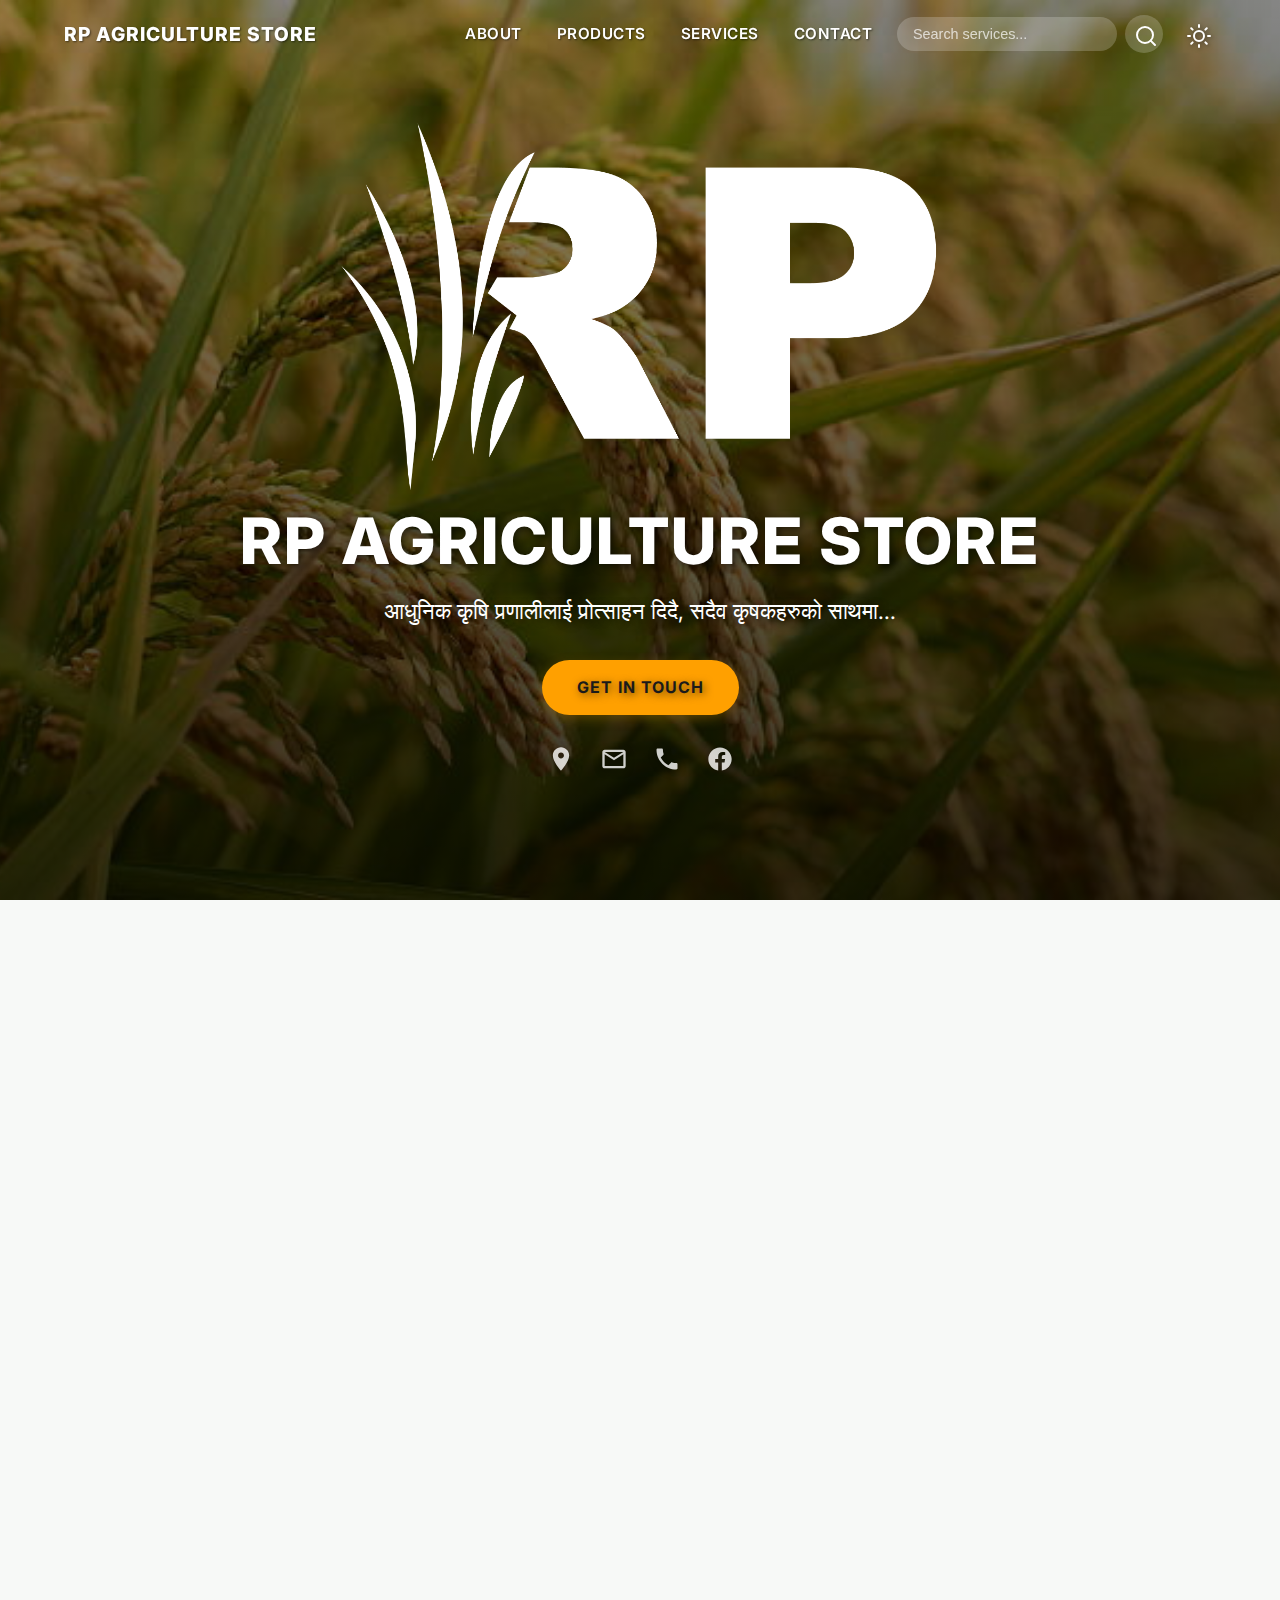
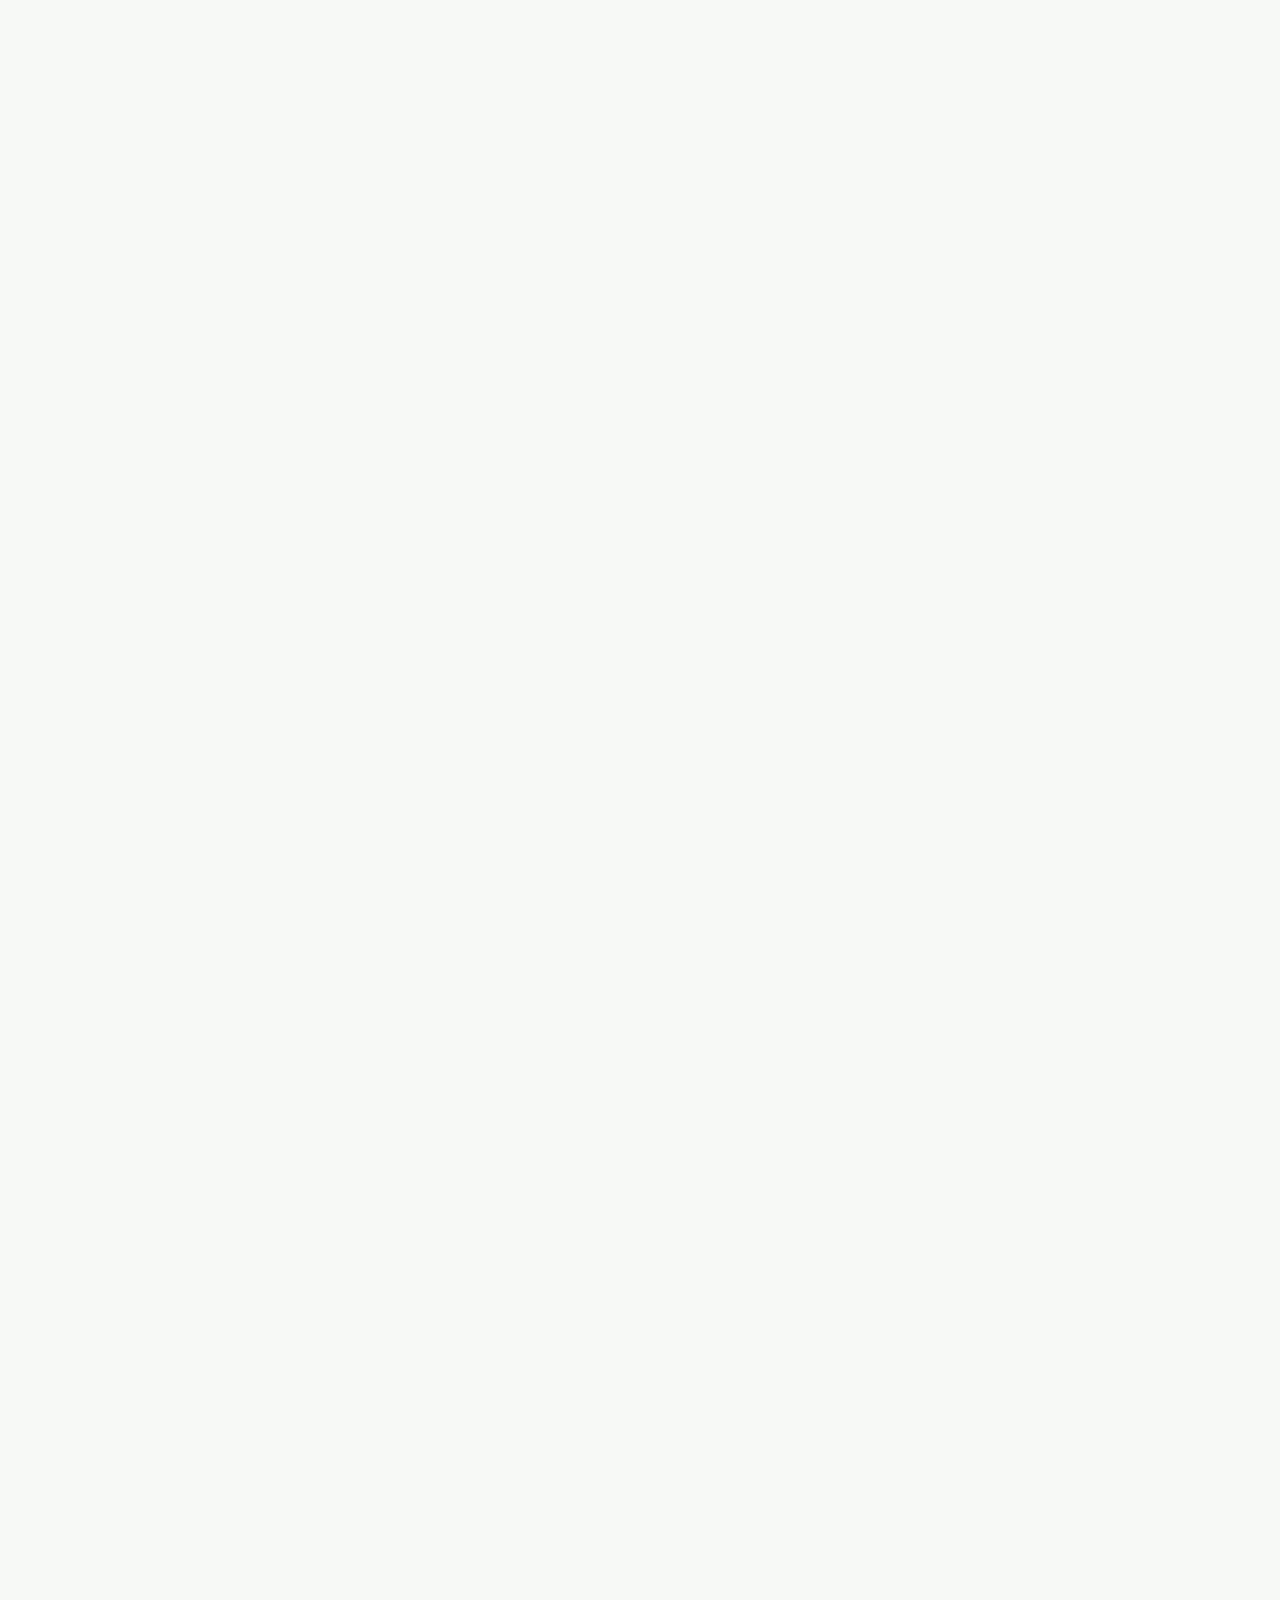
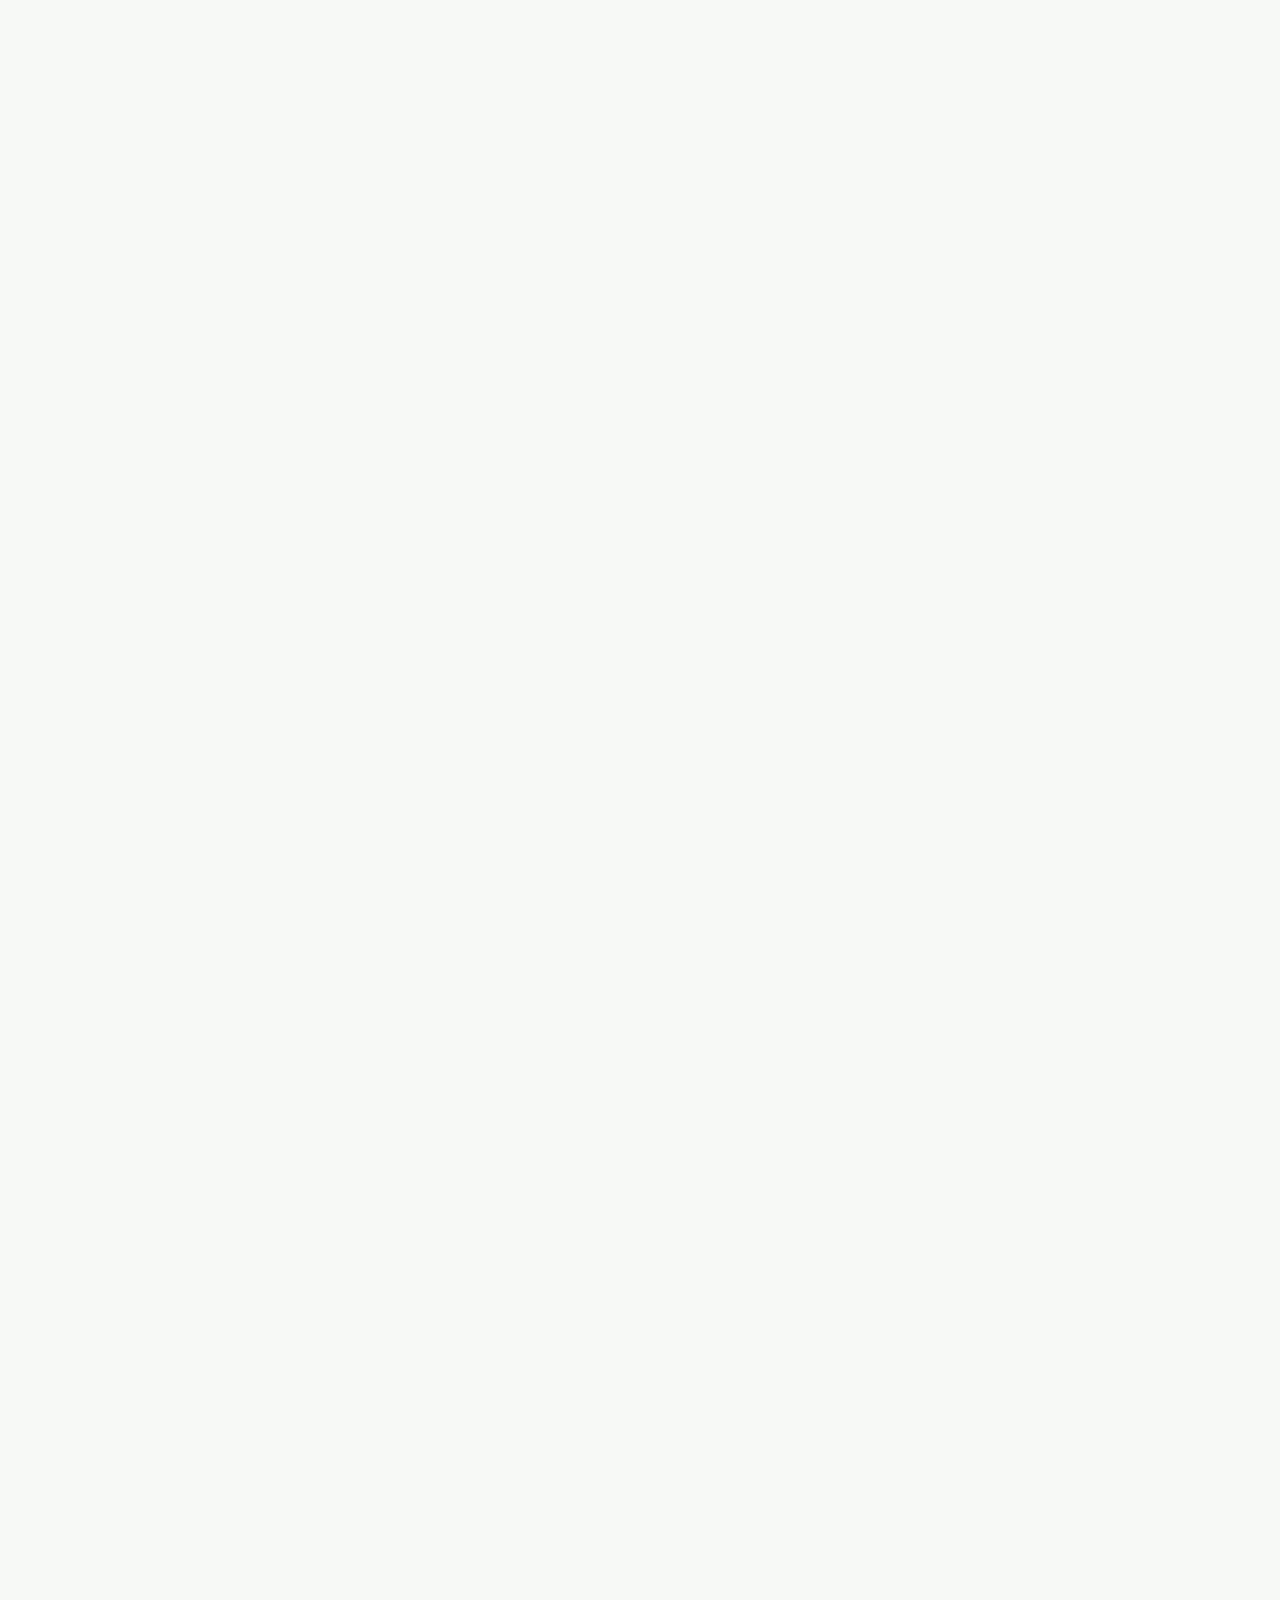
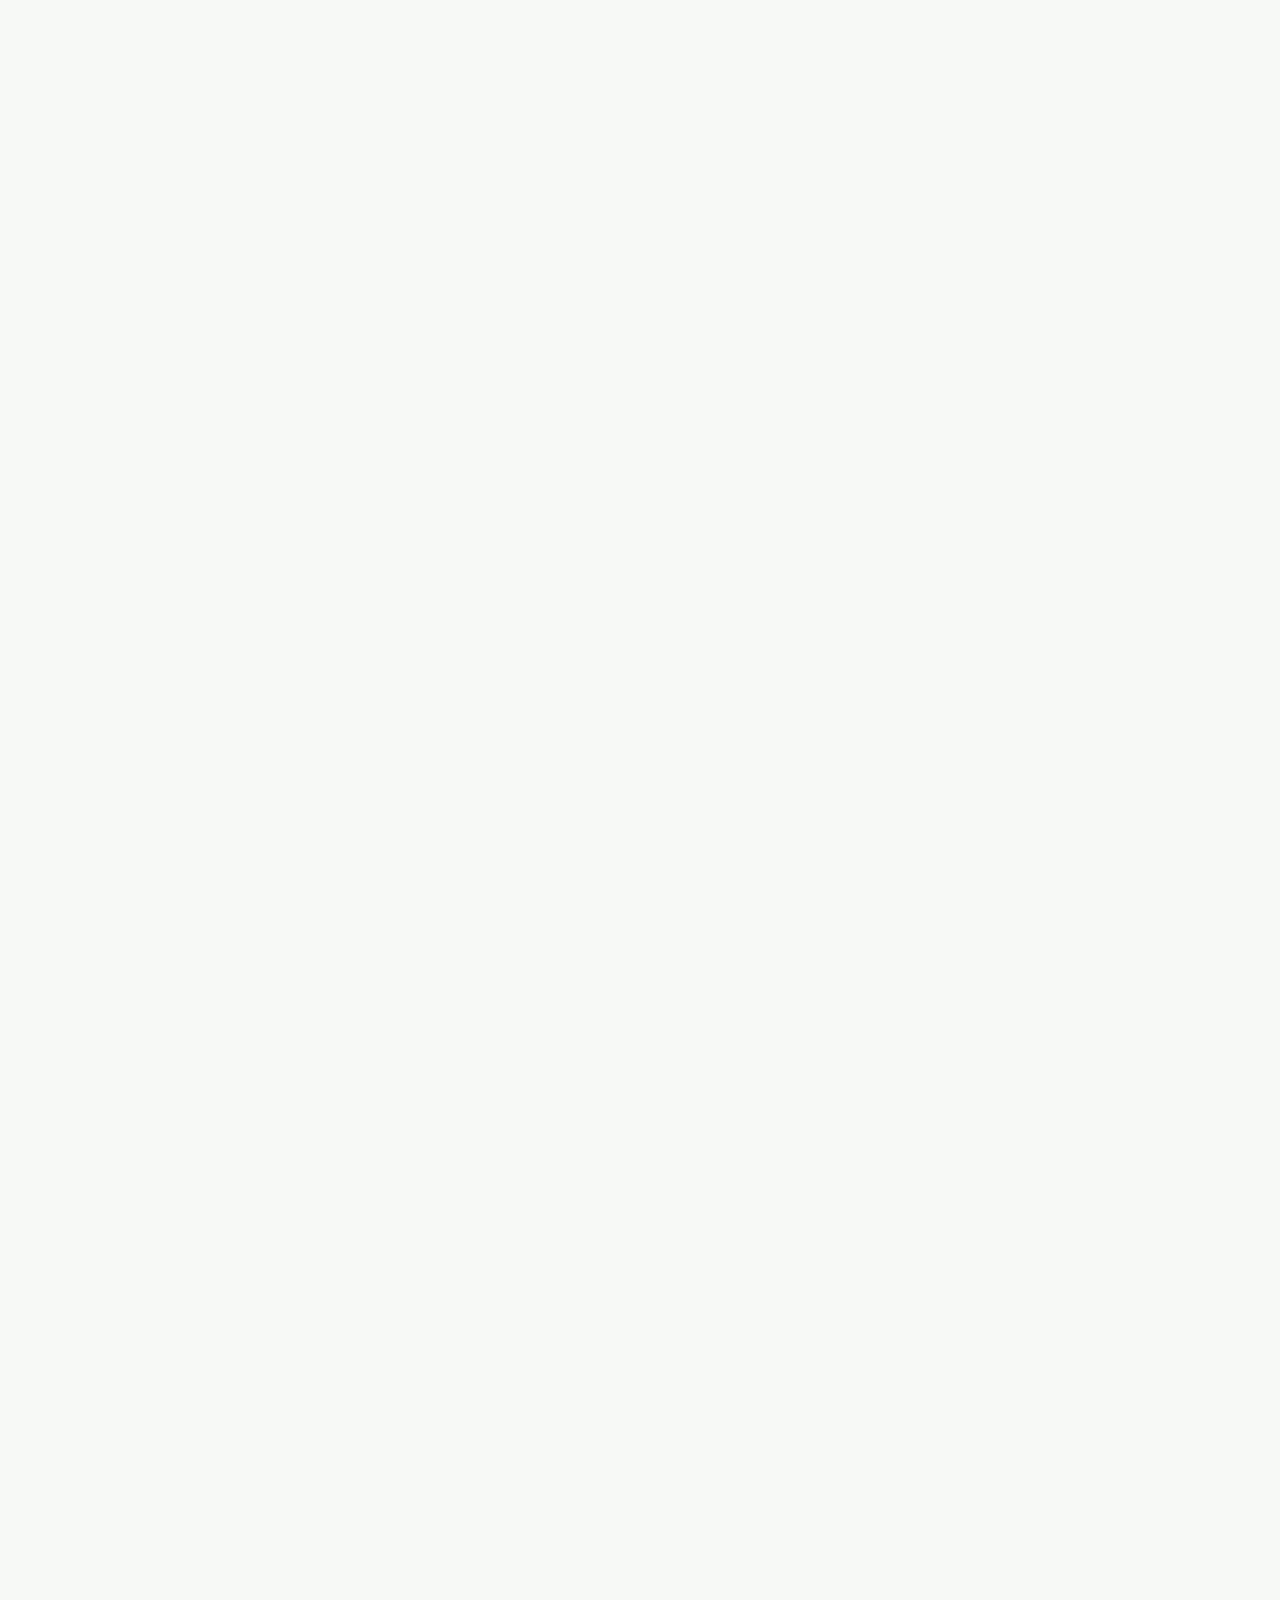
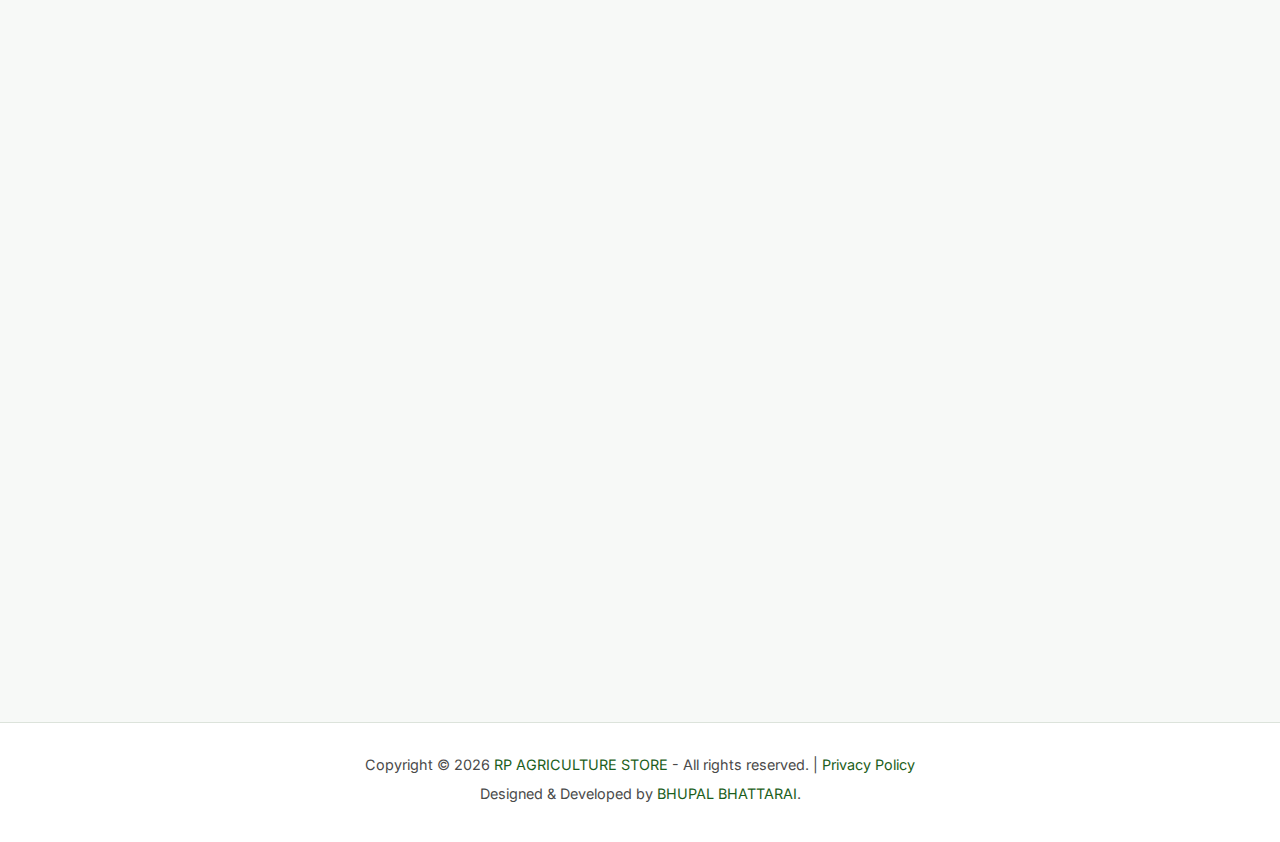
<file: index.html>
<!DOCTYPE html>
<html lang="en">
    <head>
        <meta charset="UTF-8">
        <meta http-equiv="X-UA-Compatible" content="IE=edge">
        <meta name="viewport" content="width=device-width, initial-scale=1.0">
        
        <!-- SEO Meta Tags -->
        <title>RP Agriculture Store</title>
        <meta name="description" content="Your trusted partner for high-quality hybrid and local seeds, organic and chemical fertilizers, and modern farming equipment in Kamal, Jhapa, Nepal. We offer expert consultancy and support for local farmers.">
        <meta name="keywords" content="agriculture, farming, seeds, fertilizers, organic, pesticides, Jhapa, Nepal, RP Agriculture Store, agricultural equipment">
        <meta name="author" content="RP Agriculture Store">
        <meta name="robots" content="index, follow">
        <meta name="theme-color" content="#1B5E20">
        <link rel="canonical" href="https://rpagriculture.com.np/">

        <!-- Favicon -->
        <link rel="icon" href="image/logo.png" type="image/png">
        <link rel="apple-touch-icon" href="image/logo.png">

        <!-- Open Graph Meta Tags (for social media sharing) -->
        <meta property="og:title" content="RP Agriculture Store | Quality Farming Supplies in Jhapa, Nepal">
        <meta property="og:description" content="Your trusted partner for high-quality seeds, fertilizers, and modern farming equipment in Kamal, Jhapa, Nepal.">
        <meta property="og:image" content="image/about-new.jpg">
        <meta property="og:url" content="https://rpagriculture.com.np/">
        <meta property="og:type" content="website">
        <meta property="og:site_name" content="RP Agriculture Store">

        <!-- Twitter Card Meta Tags -->
        <meta name="twitter:card" content="summary_large_image">
        <meta name="twitter:title" content="RP Agriculture Store | Quality Farming Supplies in Jhapa, Nepal">
        <meta name="twitter:description" content="Your trusted partner for high-quality seeds, fertilizers, and modern farming equipment in Kamal, Jhapa, Nepal.">
        <meta name="twitter:image" content="image/about-new.jpg">

        <!-- Google Fonts -->
        <link rel="preconnect" href="https://fonts.googleapis.com">
        <link rel="preconnect" href="https://fonts.gstatic.com" crossorigin>
        <link href="https://fonts.googleapis.com/css2?family=Inter:wght@300;400;500;600;700;800&display=swap" rel="stylesheet">
        
        <style id="main-styles">
:root {
    /* Light Theme Palette */
    --primary-color: #1B5E20;
    --primary-dark: #003300;
    --accent-color: #FFA000;
    --accent-dark: #FF8F00;
    --text-primary: #1a1a1a;
    --text-secondary: #4a4a4a;
    --bg-primary: #F7F9F7;
    --bg-secondary: #FFFFFF;
    --bg-tertiary: #E8F5E9;
    --border-color: #dce3db;
    --shadow-color: rgba(0, 0, 0, 0.06);
    --shadow-medium: rgba(0, 0, 0, 0.1);
    --nav-scroll-bg: rgba(247, 249, 247, 0.85);
    --accent-color-rgb: 255, 160, 0;
    --hero-overlay: linear-gradient(to top, rgba(0, 0, 0, 0.8), rgba(0, 0, 0, 0.4));
    --hero-text: #FFFFFF;
    --invert-level: 0;
    --btn-primary-text: #1a1a1a;
}

[data-theme='dark'] {
    /* Dark Theme Palette */
    --primary-color: #4CAF50;
    --primary-dark: #66BB6A;
    --accent-color: #FFC107;
    --accent-dark: #FFCA28;
    --text-primary: #e8e8e8;
    --text-secondary: #a0a0a0;
    --bg-primary: #121212;
    --bg-secondary: #1E1E1E;
    --bg-tertiary: #282828;
    --border-color: #333333;
    --shadow-color: rgba(0, 0, 0, 0.2);
    --shadow-medium: rgba(0, 0, 0, 0.3);
    --nav-scroll-bg: rgba(30, 30, 30, 0.85);
    --accent-color-rgb: 255, 193, 7;
    --hero-overlay: linear-gradient(to top, rgba(0, 0, 0, 0.9), rgba(0, 0, 0, 0.6));
    --hero-text: #FFFFFF;
    --invert-level: 1;
    --btn-primary-text: #121212;
}

* {
    margin: 0;
    padding: 0;
    box-sizing: border-box;
}

html {
    scroll-behavior: smooth;
}

body {
    font-family: 'Inter', sans-serif;
    background-color: var(--bg-primary);
    color: var(--text-primary);
    line-height: 1.7;
    transition: background-color 0.3s ease, color 0.3s ease;
}

a {
    text-decoration: none;
    color: var(--primary-color);
    transition: color 0.3s ease;
}

a:hover {
    color: var(--primary-dark);
}

img {
    max-width: 100%;
    height: auto;
    display: block;
}

.section-padding {
    padding: 100px 5%;
}

.section-content-container {
    width: 100%;
    max-width: 1400px;
    margin: 0 auto;
}

.section-heading {
    text-align: center;
    margin-bottom: 60px;
}

.section-heading h2 {
    font-size: 2.8rem;
    font-weight: 800;
    color: var(--text-primary);
    margin-bottom: 15px;
}

.section-heading p {
    font-size: 1.1rem;
    color: var(--text-secondary);
    max-width: 700px;
    margin: 0 auto;
}

.btn {
    display: inline-block;
    padding: 14px 35px;
    border-radius: 50px;
    font-size: 1rem;
    font-weight: 700;
    text-transform: uppercase;
    letter-spacing: 1px;
    border: none;
    cursor: pointer;
    transition: transform 0.3s ease, box-shadow 0.3s ease, background-color 0.3s ease;
    text-align: center;
}

.btn-primary {
    background-color: var(--accent-color);
    color: var(--btn-primary-text);
    box-shadow: 0 4px 12px rgba(var(--accent-color-rgb), 0.25);
}

.btn-primary:hover {
    background-color: var(--accent-dark);
    color: var(--btn-primary-text);
    transform: translateY(-3px);
    box-shadow: 0 6px 18px rgba(var(--accent-color-rgb), 0.3);
}

.animate-on-scroll {
    opacity: 0;
    transform: translateY(30px);
    transition: opacity 0.8s ease-out, transform 0.8s ease-out;
}

.animate-on-scroll.is-visible {
    opacity: 1;
    transform: translateY(0);
}

#navigation-bar {
    position: fixed;
    top: 0;
    left: 0;
    width: 100%;
    z-index: 1000;
    padding: 15px 5%;
    display: flex;
    justify-content: center;
    align-items: center;
    transition: background-color 0.4s ease-in-out, box-shadow 0.4s ease-in-out, padding 0.4s ease-in-out;
    background-color: transparent;
}
#navigation-bar.scrolled {
    background-color: var(--nav-scroll-bg);
    -webkit-backdrop-filter: blur(10px);
    backdrop-filter: blur(10px);
    box-shadow: 0 2px 10px var(--shadow-color);
    padding: 10px 5%;
}
.nav-container {
    width: 100%;
    max-width: 1400px;
    display: flex;
    justify-content: space-between;
    align-items: center;
}
.nav-logo h1 {
    color: var(--hero-text);
    font-weight: 800;
    font-size: 1.2rem;
    text-shadow: 1px 1px 2px rgba(0,0,0,0.5);
    transition: color 0.3s ease;
    text-transform: uppercase;
    letter-spacing: 1px;
    margin: 0;
}
#navigation-bar.scrolled .nav-logo h1 {
    color: var(--text-primary);
    text-shadow: none;
}
.nav-right {
    display: flex;
    align-items: center;
    gap: 25px;
}
.nav-links {
    display: flex;
    gap: 35px;
}
.nav-links a {
    font-weight: 600;
    font-size: 0.95rem;
    text-transform: uppercase;
    letter-spacing: 0.5px;
    color: var(--hero-text);
    position: relative;
    padding: 5px 0;
    transition: color 0.3s ease;
    text-shadow: 1px 1px 2px rgba(0,0,0,0.5);
}
#navigation-bar.scrolled .nav-links a {
    color: var(--text-primary);
    text-shadow: none;
}
.nav-links a:hover {
    color: var(--accent-color);
}
#navigation-bar:not(.scrolled) .nav-links a:hover {
    color: var(--hero-text);
}
.nav-links a::after {
    content: '';
    position: absolute;
    bottom: 0;
    left: 0;
    width: 0;
    height: 2px;
    background-color: var(--accent-color);
    transition: width 0.3s ease;
}
.nav-links a:hover::after {
    width: 100%;
}
.nav-links.mobile {
    display: none;
}
.nav-actions {
    display: flex;
    align-items: center;
    gap: 15px;
}
.search-form {
    display: flex;
    align-items: center;
    gap: 8px;
}
.search-form input {
    background: rgba(255, 255, 255, 0.2);
    border-radius: 50px;
    border: 1px solid transparent;
    padding: 8px 15px;
    font-size: 0.9rem;
    color: var(--hero-text);
    outline: none;
    transition: all 0.3s ease;
    width: 220px;
}
.search-form input::placeholder {
    color: rgba(255, 255, 255, 0.7);
}
.search-form input:focus {
    box-shadow: 0 0 0 2px var(--accent-color);
    border-color: var(--accent-color) !important;
    background-color: var(--bg-secondary);
}
.search-form button {
    background: rgba(255, 255, 255, 0.2);
    border: none;
    cursor: pointer;
    display: flex;
    align-items: center;
    justify-content: center;
    color: var(--hero-text);
    flex-shrink: 0;
    width: 38px;
    height: 38px;
    border-radius: 50%;
    transition: background-color 0.3s ease;
}
.search-form button:hover {
    background-color: rgba(255, 255, 255, 0.3);
}
#navigation-bar.scrolled .search-form input {
    background-color: var(--bg-tertiary);
    border-color: var(--border-color);
    color: var(--text-primary);
}
#navigation-bar.scrolled .search-form input::placeholder {
    color: var(--text-secondary);
}
#navigation-bar.scrolled .search-form button {
    background-color: var(--bg-tertiary);
    color: var(--text-secondary);
}
#navigation-bar.scrolled .search-form button:hover {
    background-color: var(--border-color);
}
.search-form svg {
    width: 20px;
    height: 20px;
    overflow: visible;
}
.menu-toggle {
    display: none;
    background: none;
    border: none;
    cursor: pointer;
    z-index: 1002;
    padding: 8px;
    margin-right: -8px;
}
#navigation-bar:not(.scrolled) .menu-toggle svg {
    color: var(--hero-text);
    filter: drop-shadow(1px 1px 2px rgba(0,0,0,0.5));
}
#navigation-bar.scrolled .menu-toggle svg {
    color: var(--text-primary);
}
.menu-toggle svg {
    width: 28px;
    height: 28px;
    overflow: visible;
}
.mobile-menu-overlay {
    position: fixed;
    top: 0;
    left: 0;
    width: 100%;
    height: 100%;
    background-color: rgba(0, 0, 0, 0.5);
    z-index: 1000;
    opacity: 0;
    visibility: hidden;
    transition: opacity 0.4s ease-in-out;
}
.mobile-menu-overlay.open {
    opacity: 1;
    visibility: visible;
}
@media (max-width: 900px) {
    .nav-links { display: none; }
    .nav-links.mobile {
        display: flex;
        position: fixed;
        top: 0;
        right: 0;
        width: min(75vw, 300px);
        height: 100vh;
        background-color: var(--bg-secondary);
        flex-direction: column;
        align-items: flex-start;
        padding: 100px 40px;
        gap: 25px;
        transform: translateX(100%);
        transition: transform 0.4s ease-in-out;
        box-shadow: -5px 0 15px var(--shadow-color);
        z-index: 1001;
    }
    .nav-links.mobile.open { transform: translateX(0); }
    .nav-links.mobile a,
    #navigation-bar.scrolled .nav-links.mobile a,
    #navigation-bar:not(.scrolled) .nav-links.mobile a {
        color: var(--text-primary);
        text-shadow: none;
        font-size: 1.1rem;
    }
    .nav-links.mobile .search-form {
        width: 100%;
        margin-top: 15px;
    }
    .nav-links.mobile .search-form input {
        flex-grow: 1;
        width: 100%;
        background-color: var(--bg-tertiary);
        border: 1px solid var(--border-color);
        color: var(--text-primary);
    }
    .nav-links.mobile .search-form input::placeholder {
        color: var(--text-secondary);
    }
    .nav-links.mobile .search-form button {
        color: var(--text-secondary);
    }
    .menu-toggle { display: block; }
}
@media (max-width: 600px) {
    .nav-actions .search-form { display: none; }
}

.theme-switcher {
    position: relative;
    display: flex;
    align-items: center;
}
.theme-switcher button {
    background: none;
    border: none;
    cursor: pointer;
    color: var(--text-primary);
    display: flex;
    align-items: center;
    justify-content: center;
    width: 38px;
    height: 38px;
    border-radius: 50%;
    transition: background-color 0.3s ease;
    line-height: 0;
}
#navigation-bar:not(.scrolled) .theme-switcher button {
    color: var(--hero-text);
}
.theme-switcher button:hover {
    background-color: rgba(128, 128, 128, 0.2);
}
.theme-switcher svg {
    width: 20px;
    height: 20px;
    transition: filter 0.3s ease;
    overflow: visible;
}
#navigation-bar:not(.scrolled) .theme-switcher svg {
    filter: drop-shadow(1px 1px 2px rgba(0,0,0,0.5));
}
.theme-dropdown {
    position: absolute;
    top: calc(100% + 10px);
    right: 0;
    background-color: #1E1E1E;
    border: 1px solid #333333;
    border-radius: 8px;
    box-shadow: 0 5px 20px rgba(0, 0, 0, 0.3);
    padding: 8px;
    list-style: none;
    z-index: 1001;
    width: 150px;
    opacity: 0;
    visibility: hidden;
    transform: translateY(10px);
    transition: opacity 0.2s ease, transform 0.2s ease, visibility 0.2s;
}
.theme-dropdown.open {
    opacity: 1;
    visibility: visible;
    transform: translateY(0);
}
.theme-dropdown li button {
    width: 100%;
    text-align: left;
    padding: 10px 12px;
    border-radius: 6px;
    font-size: 0.9rem;
    font-weight: 500;
    color: #a0a0a0;
    gap: 10px;
}
.theme-dropdown li button.active {
    color: #4CAF50;
    background-color: #282828;
}
.theme-dropdown li button:hover:not(.active) {
    background-color: #282828;
    color: #e8e8e8;
}

.hero-section {
    background-image: url('image/pexels-pixabay-161512.jpg');
    background-size: cover;
    background-position: center;
    min-height: 100vh;
    padding: 60px 5%;
    display: flex;
    justify-content: center;
    align-items: center;
    text-align: center;
    position: relative;
    color: var(--hero-text);
}
.hero-overlay {
    position: absolute;
    top: 0;
    left: 0;
    width: 100%;
    height: 100%;
    background: var(--hero-overlay);
    z-index: 1;
}
.hero-content {
    position: relative;
    z-index: 2;
    max-width: 1400px;
    padding: 20px;
    width: 100%;
    display: flex;
    flex-direction: column;
    align-items: center;
}
#headimg {
    width: 100%;
    max-width: 600px;
    margin: 0 auto;
}
.hero-text-container {
    text-align: center;
    text-shadow: 2px 2px 8px rgba(0, 0, 0, 0.6);
}
.hero-text-container h1 {
    font-size: clamp(2.5rem, 5vw, 4rem);
    font-weight: 800;
    margin-bottom: 15px;
    line-height: 1.1;
    text-transform: uppercase;
    letter-spacing: 2px;
}
.hero-text-container p.hero-tagline {
    font-size: clamp(1.1rem, 2.5vw, 1.4rem);
    margin-bottom: 30px;
    font-weight: 400;
}
.hero-socials {
    margin-top: 30px;
    display: flex;
    justify-content: center;
    gap: 25px;
}
.hero-socials a {
    color: var(--hero-text);
    opacity: 0.8;
    transition: opacity 0.3s ease, transform 0.3s ease;
}
.hero-socials a:hover {
    opacity: 1;
    transform: scale(1.15);
}
.hero-socials svg {
    width: 28px;
    height: 28px;
    fill: currentColor;
    filter: drop-shadow(0 2px 4px rgba(0,0,0,0.5));
}
@media (max-width: 900px) { #headimg { max-width: 450px; } }
@media (max-width: 480px) {
    .hero-socials svg { width: 24px; height: 24px; }
    .hero-socials { gap: 20px; }
    #headimg { max-width: 350px; }
}

#about { background-color: var(--bg-secondary); }
.about-grid {
    display: grid;
    grid-template-columns: 2fr 3fr;
    gap: 60px;
    align-items: center;
}
.about-image-container img {
    width: 100%;
    height: auto;
    object-fit: contain;
    display: block;
    border-radius: 16px;
    box-shadow: 0 8px 25px var(--shadow-color);
}
.about-content {
    display: flex;
    flex-direction: column;
    justify-content: center;
}
.about-content h3 {
    font-size: 2.8rem;
    font-weight: 800;
    color: var(--text-primary);
    margin-bottom: 20px;
    line-height: 1.2;
}
.about-content p {
    font-size: 1.05rem;
    color: var(--text-secondary);
    line-height: 1.8;
    margin-bottom: 20px;
    text-align: justify;
}
@media (max-width: 900px) { .about-grid { grid-template-columns: 1fr; gap: 40px; } }
@media (max-width: 600px) { .about-content h3 { font-size: 2.2rem; } }

#products { background-color: var(--bg-tertiary); }
.products-grid {
    display: grid;
    grid-template-columns: repeat(3, 1fr);
    gap: 30px;
}
.product-card {
    background-color: var(--bg-secondary);
    border-radius: 12px;
    overflow: hidden;
    box-shadow: 0 8px 25px var(--shadow-color);
    transition: transform 0.3s ease, box-shadow 0.3s ease;
    border: 1px solid var(--border-color);
}
.product-card:hover {
    transform: translateY(-10px);
    box-shadow: 0 16px 35px var(--shadow-medium);
}
.product-card-image {
    height: 280px;
    position: relative;
    overflow: hidden;
}
.product-card-image::after {
    content: '';
    position: absolute;
    top: 0;
    left: 0;
    width: 100%;
    height: 100%;
    background-color: rgba(0, 0, 0, 0.4);
    opacity: 0;
    transition: opacity 0.3s ease;
}
.product-card:hover .product-card-image::after { opacity: 1; }
.product-card-image img {
    width: 100%;
    height: 100%;
    object-fit: cover;
    transition: transform 0.3s ease;
}
.product-card:hover .product-card-image img { transform: scale(1.05); }
.product-card-content {
    padding: 25px;
    text-align: center;
}
.product-card-content h3 {
    font-size: 1.3rem;
    font-weight: 700;
    color: var(--text-primary);
    margin-bottom: 10px;
}
.product-card-content p {
    font-size: 0.95rem;
    color: var(--text-secondary);
    line-height: 1.6;
}
@media (max-width: 900px) { .products-grid { grid-template-columns: repeat(2, 1fr); } }
@media (max-width: 600px) { .products-grid { grid-template-columns: 1fr; } }

#services { background-color: var(--bg-primary); }
.services-grid {
    display: grid;
    grid-template-columns: repeat(auto-fit, minmax(280px, 1fr));
    gap: 30px;
}
.service-card {
    background: var(--bg-secondary);
    padding: 35px;
    border-radius: 12px;
    border: 1px solid var(--border-color);
    box-shadow: 0 8px 25px var(--shadow-color);
    text-align: center;
    transition: transform 0.3s ease, box-shadow 0.3s ease;
}
.service-card:hover {
    transform: translateY(-8px);
    box-shadow: 0 12px 30px var(--shadow-medium);
}
.service-icon {
    font-size: 3rem;
    line-height: 1;
    margin-bottom: 20px;
}
.service-card h3 {
    font-size: 1.3rem;
    margin-bottom: 10px;
    color: var(--text-primary);
    font-weight: 700;
}
.service-card p {
    font-size: 0.95rem;
    color: var(--text-secondary);
    line-height: 1.6;
}

#search-results-section { background-color: var(--bg-primary); }
.results-grid {
    display: grid;
    grid-template-columns: repeat(auto-fit, minmax(280px, 1fr));
    gap: 30px;
}
.result-card {
    background: var(--bg-secondary);
    padding: 25px;
    border-radius: 12px;
    border: 1px solid var(--border-color);
    box-shadow: 0 8px 25px var(--shadow-color);
    transition: transform 0.3s ease, box-shadow 0.3s ease;
    display: flex;
    flex-direction: column;
    text-align: center;
}
.result-card:hover {
    transform: translateY(-8px);
    box-shadow: 0 12px 30px var(--shadow-medium);
}
.result-icon-container {
    font-size: 3rem;
    line-height: 1;
    margin-bottom: 20px;
}
.result-image-container {
    width: 100%;
    height: 180px;
    margin-bottom: 20px;
    border-radius: 8px;
    overflow: hidden;
}
.result-image-container img {
    width: 100%;
    height: 100%;
    object-fit: cover;
}
.result-card h3 {
    font-size: 1.3rem;
    margin-bottom: 10px;
    color: var(--text-primary);
    font-weight: 700;
}
.result-card p {
    font-size: 0.95rem;
    color: var(--text-secondary);
    line-height: 1.6;
    margin-bottom: 20px;
    flex-grow: 1;
}
.result-type-badge {
    font-size: 0.8rem;
    font-weight: 600;
    text-transform: uppercase;
    padding: 4px 10px;
    border-radius: 20px;
    background-color: var(--bg-tertiary);
    color: var(--text-secondary);
    margin-bottom: 15px;
    align-self: center;
}
.result-card .btn {
    width: 100%;
    font-size: 0.8rem;
    padding: 10px 20px;
}

#contact { background-color: var(--bg-secondary); }
.contact-grid-container {
    display: grid;
    grid-template-columns: 1fr 1fr;
    gap: 40px;
    align-items: stretch;
}
.contact-left-column {
    display: flex;
    flex-direction: column;
    gap: 40px;
}
.contact-info-card, .contact-form-card {
    background-color: var(--bg-secondary);
    border-radius: 12px;
    padding: 25px 35px;
    box-shadow: 0 8px 25px var(--shadow-color);
    border: 1px solid var(--border-color);
}
.contact-info-card {
    display: flex;
    flex-direction: column;
    gap: 15px;
}
.contact-info-card h3, .contact-form-card h3 {
    font-size: 1.8rem;
    color: var(--text-primary);
    font-weight: 700;
    margin-bottom: 10px;
}
.contact-info-card p {
    color: var(--text-secondary);
    display: flex;
    align-items: center;
    gap: 12px;
    font-size: 1.15rem;
}
.contact-icon {
    color: var(--accent-color);
    flex-shrink: 0;
    line-height: 0;
}
.contact-icon svg {
    width: 20px;
    height: 20px;
    fill: currentColor;
}
.contact-info-card p a {
    color: var(--primary-color);
    font-weight: 500;
}
.contact-form-card { display: flex; flex-direction: column; }
.contact-form { display: flex; flex-direction: column; flex-grow: 1; }
.contact-form .form-group { margin-bottom: 15px; }
.form-group-message { flex-grow: 1; display: flex; flex-direction: column; }
.form-group-message textarea { flex-grow: 1; }
.contact-form label {
    display: block;
    margin-bottom: 8px;
    font-weight: 600;
    font-size: 0.9rem;
    color: var(--text-secondary);
}
.contact-form input, .contact-form textarea {
    width: 100%;
    padding: 14px;
    border-radius: 8px;
    border: 1px solid var(--border-color);
    background-color: var(--bg-tertiary);
    color: var(--text-primary);
    font-size: 1rem;
    font-family: 'Inter', sans-serif;
    transition: border-color 0.3s ease, box-shadow 0.3s ease;
}
.contact-form input:focus, .contact-form textarea:focus {
    outline: none;
    border-color: var(--primary-color);
    box-shadow: 0 0 0 3px rgba(var(--accent-color-rgb), 0.2);
}
.contact-form textarea { min-height: 80px; resize: vertical; }
.contact-form button { width: 100%; margin-top: auto; }
.contact-form button:disabled { opacity: 0.7; cursor: not-allowed; }
.map-container {
    border-radius: 12px;
    overflow: hidden;
    box-shadow: 0 8px 25px var(--shadow-color);
    border: 1px solid var(--border-color);
    height: 350px;
}
.map-container iframe {
    width: 100%;
    height: 100%;
    border: 0;
    transition: filter 0.3s ease;
    filter: invert(var(--invert-level));
}
.form-success-message {
    display: flex;
    flex-direction: column;
    justify-content: center;
    align-items: center;
    text-align: center;
    flex-grow: 1;
    padding: 20px;
}
.form-success-message .success-icon {
    font-size: 3rem;
    color: var(--primary-color);
    margin-bottom: 15px;
    line-height: 1;
    border: 2px solid var(--primary-color);
    border-radius: 50%;
    width: 60px;
    height: 60px;
    display: flex;
    align-items: center;
    justify-content: center;
}
.form-success-message h3 {
    font-size: 1.5rem;
    color: var(--text-primary);
    margin-bottom: 10px;
}
.form-success-message p {
    color: var(--text-secondary);
    margin-bottom: 25px;
}
@media (max-width: 900px) {
    .contact-grid-container { grid-template-columns: 1fr; }
    .contact-info-card p { font-size: 1rem; }
}

#owner { background-color: var(--bg-tertiary); }
.owner-card {
    background-color: var(--bg-secondary);
    border-radius: 16px;
    padding: 50px;
    box-shadow: 0 15px 40px var(--shadow-medium);
    border: 1px solid var(--border-color);
}
.split-section-container {
    display: grid;
    grid-template-columns: 3fr 7fr;
    gap: 50px;
    align-items: stretch;
}
.split-section-image img {
    border-radius: 12px;
    width: 100%;
    height: 100%;
    object-fit: cover;
}
.split-section-content h3 {
    font-size: 2.2rem;
    font-weight: 800;
    color: var(--text-primary);
    margin-bottom: 20px;
    line-height: 1.2;
}
.split-section-content h4 {
    font-size: 1.3rem;
    font-weight: 600;
    color: var(--primary-color);
    margin-bottom: 20px;
    line-height: 1.4;
}
.owner-subtitle {
    display: block;
    font-size: 1.1rem;
    font-weight: 500;
    color: var(--text-secondary);
    margin-top: 4px;
}
.split-section-content p {
    font-size: 1.1rem;
    color: var(--text-secondary);
    line-height: 1.8;
    margin-bottom: 1.2em;
    text-align: justify;
}
.owner-socials {
    margin-top: 30px;
    display: flex;
    gap: 20px;
    align-items: center;
}
.owner-socials a {
    color: var(--text-secondary);
    transition: color 0.3s ease, transform 0.3s ease;
    line-height: 0;
}
.owner-socials a:hover {
    color: var(--primary-color);
    transform: translateY(-2px);
}
.owner-socials svg {
    width: 24px;
    height: 24px;
    fill: currentColor;
}
@media (max-width: 900px) {
    .owner-card { padding: 30px; }
    .split-section-container, #owner .split-section-container {
        grid-template-columns: 1fr;
        text-align: center;
    }
    .split-section-content p { text-align: justify; }
    .split-section-content { order: 2; }
    .split-section-image { margin-bottom: 30px; order: 1; }
    #owner .split-section-image { max-width: 250px; margin: 0 auto 30px; }
    #owner .split-section-image img { height: auto; }
    .owner-socials { justify-content: center; }
}

#social-feed { background-color: var(--bg-primary); }
.social-feeds-grid {
    display: grid;
    grid-template-columns: 1fr 1fr;
    gap: 40px;
    align-items: start;
}
.feed-column {
    width: 100%;
    display: flex;
    flex-direction: column;
    align-items: center;
}
.feed-column h3 {
    font-size: 1.5rem;
    font-weight: 700;
    color: var(--text-primary);
    text-align: center;
    margin-bottom: 20px;
}
.feed-container {
    border-radius: 12px;
    overflow: hidden;
    box-shadow: 0 8px 25px var(--shadow-color);
    border: 1px solid var(--border-color);
    background-color: var(--bg-secondary);
    width: 100%;
}
.fb-page-container {
     height: 500px;
     line-height: 0;
     max-width: 500px;
}
.fb-page-container .fb-page,
.fb-page-container .fb-page span,
.fb-page-container .fb-page iframe {
    width: 100% !important;
    height: 100% !important;
}
.tiktok-embed { margin: 0 !important; }
.tiktok-container .tiktok-embed { min-height: 500px; }
@media (max-width: 900px) { .social-feeds-grid { grid-template-columns: 1fr; } }

#footer {
    background-color: var(--bg-secondary);
    padding: 30px 5%;
    border-top: 1px solid var(--border-color);
}
.footer-bottom {
    text-align: center;
    font-size: 0.9rem;
    color: var(--text-secondary);
}
.footer-bottom p { margin-bottom: 5px; }

.scroll-to-top {
    position: fixed;
    bottom: 30px;
    right: 30px;
    z-index: 999;
    background-color: var(--primary-color);
    color: var(--hero-text);
    border: none;
    border-radius: 50%;
    width: 50px;
    height: 50px;
    display: flex;
    align-items: center;
    justify-content: center;
    cursor: pointer;
    box-shadow: 0 4px 12px var(--shadow-medium);
    opacity: 0;
    visibility: hidden;
    transform: translateY(20px);
    transition: opacity 0.3s ease, visibility 0.3s ease, transform 0.3s ease, background-color 0.3s ease;
}
.scroll-to-top.show {
    opacity: 1;
    visibility: visible;
    transform: translateY(0);
}
.scroll-to-top:hover { background-color: var(--primary-dark); }
.scroll-to-top svg { width: 24px; height: 24px; }

/* Privacy Policy Styles */
.privacy-card {
    background-color: var(--bg-secondary);
    border-radius: 16px;
    padding: 40px 50px;
    box-shadow: 0 8px 30px var(--shadow-color);
    border: 1px solid var(--border-color);
    max-width: 900px;
    margin: 0 auto;
}
#privacy-content-target h1 {
    text-align: center;
    font-size: 2.5rem;
    border-bottom: 1px solid var(--border-color);
    padding-bottom: 20px;
    margin-bottom: 15px;
    color: var(--text-primary);
}
#privacy-content-target h2 {
    font-size: 1.8rem;
    padding-bottom: 10px;
    margin-top: 40px;
    margin-bottom: 10px;
    border-bottom: 1px solid var(--bg-tertiary);
    color: var(--text-primary);
}
#privacy-content-target h4 {
    color: var(--text-primary);
    margin-top: 20px;
}
#privacy-content-target ul {
    padding-left: 20px;
    margin-bottom: 20px;
}
#privacy-content-target li {
    margin-bottom: 10px;
}
@media (max-width: 600px) {
    .privacy-card { padding: 25px; }
    #privacy-content-target h1 { font-size: 2rem; }
    #privacy-content-target h2 { font-size: 1.5rem; }
}
        </style>
</head>
    <body>
        <div id="fb-root"></div>
        
        <!-- Navigation Bar -->
        <header id="navigation-bar">
            <div class="nav-container">
                <a href="#head" class="nav-logo">
                    <h1>RP AGRICULTURE STORE</h1>
                </a>
                <div class="nav-right">
                    <nav class="nav-links">
                        <a href="#about">About</a>
                        <a href="#products">Products</a>
                        <a href="#services">Services</a>
                        <a href="#contact">Contact</a>
                    </nav>
                    <div class="nav-actions">
                        <form class="search-form" id="desktop-search-form">
                            <input type="text" placeholder="Search services..." aria-label="Search for services" />
                            <button type="submit" aria-label="Submit search">
                                <svg xmlns="http://www.w3.org/2000/svg" width="24" height="24" viewBox="0 0 24" fill="none" stroke="currentColor" stroke-width="2" stroke-linecap="round" stroke-linejoin="round"><circle cx="11" cy="11" r="8"></circle><line x1="21" y1="21" x2="16.65" y2="16.65"></line></svg>
                            </button>
                        </form>
                        <div id="theme-switcher-container"></div>
                    </div>
                    <button class="menu-toggle" id="menu-toggle" aria-label="Toggle menu">
                        <svg class="hamburger-icon" xmlns="http://www.w3.org/2000/svg" width="24" height="24" viewBox="0 0 24" fill="none" stroke="currentColor" stroke-width="2" stroke-linecap="round" stroke-linejoin="round"><line x1="3" y1="12" x2="21" y2="12"></line><line x1="3" y1="6" x2="21" y2="6"></line><line x1="3" y1="18" x2="21" y2="18"></line></svg>
                        <svg class="close-icon" style="display: none;" xmlns="http://www.w3.org/2000/svg" width="24" height="24" viewBox="0 0 24" fill="none" stroke="currentColor" stroke-width="2" stroke-linecap="round" stroke-linejoin="round"><line x1="18" y1="6" x2="6" y2="18"></line><line x1="6" y1="6" x2="18" y2="18"></line></svg>
                    </button>
                </div>
            </div>
        </header>

        <div class="mobile-menu-overlay" id="mobile-menu-overlay"></div>

        <nav class="nav-links mobile" id="mobile-menu">
            <a href="#about">About</a>
            <a href="#products">Products</a>
            <a href="#services">Services</a>
            <a href="#contact">Contact</a>
            <form class="search-form" id="mobile-search-form">
                <input type="text" placeholder="Search services..." aria-label="Search for services"/>
                <button type="submit" aria-label="Submit search">
                    <svg xmlns="http://www.w3.org/2000/svg" width="24" height="24" viewBox="0 0 24" fill="none" stroke="currentColor" stroke-width="2" stroke-linecap="round" stroke-linejoin="round"><circle cx="11" cy="11" r="8"></circle><line x1="21" y1="21" x2="16.65" y2="16.65"></line></svg>
                </button>
            </form>
        </nav>
        
        <main>
            <!-- Hero Section -->
            <section id="head" class="hero-section">
                <div class="hero-overlay"></div>
                <div class="hero-content">
                    <div class="hero-logo-container">
                        <img id="headimg" src="image/logo.png" alt="RP Agriculture Store Logo" />
                    </div>
                    <div class="hero-text-container">
                        <h1>RP AGRICULTURE STORE</h1>
                        <p class="hero-tagline">आधुनिक कृषि प्रणालीलाई प्रोत्साहन दिदै, सदैव कृषकहरुको साथमा...</p>
                        <a href="#contact" class="btn btn-primary">Get In Touch</a>
                        <div class="hero-socials">
                            <a href="https://www.google.com/maps/place/RP+Agriculture+Store/@26.5512043,87.7774606,17z/data=!3m1!4b1!4m6!3m5!1s0x39e59b0b3487707b:0xb9344b86e2c7a8b8!8m2!3d26.551199!4d87.7800355!16s%2Fg%2F11k5p_j_v2?entry=ttu" target="_blank" rel="noopener noreferrer" aria-label="Our Location on Google Maps" title="Location"><svg viewBox="0 0 24 24"><path d="M12 2C8.13 2 5 5.13 5 9c0 5.25 7 13 7 13s7-7.75 7-13c0-3.87-3.13-7-7-7zm0 9.5c-1.38 0-2.5-1.12-2.5-2.5s1.12-2.5 2.5-2.5 2.5 1.12 2.5 2.5-1.12 2.5-2.5 2.5z"/></svg></a>
                            <a href="mailto:info@rpagriculture.com.np" aria-label="Email Us" title="Email"><svg viewBox="0 0 24 24"><path d="M22 6C22 4.9 21.1 4 20 4H4C2.9 4 2 4.9 2 6V18C2 19.1 2.9 20 4 20H20C21.1 20 22 19.1 22 18V6M20 6L12 11L4 6H20M20 18H4V8L12 13L20 8V18Z"/></svg></a>
                            <a href="tel:+9779807319691" aria-label="Call Us" title="Call"><svg viewBox="0 0 24 24"><path d="M6.62 10.79C8.06 13.62 10.38 15.94 13.21 17.38L15.41 15.18C15.69 14.9 16.08 14.82 16.43 14.93C17.55 15.3 18.75 15.5 20 15.5C20.55 15.5 21 15.95 21 16.5V20C21 20.55 20.55 21 20 21C10.61 21 3 13.39 3 4C3 3.45 3.45 3 4 3H7.5C8.05 3 8.5 3.45 8.5 4C8.5 5.25 8.7 6.45 9.07 7.57C9.18 7.92 9.1 8.31 8.82 8.59L6.62 10.79Z"/></svg></a>
                            <a href="https://www.facebook.com/rpagriculturestore" target="_blank" rel="noopener noreferrer" aria-label="Find us on Facebook" title="Facebook"><svg viewBox="0 0 24 24"><path d="M12 2.04C6.5 2.04 2 6.53 2 12.06C2 17.06 5.66 21.21 10.44 21.96V14.96H7.9V12.06H10.44V9.85C10.44 7.32 11.93 5.96 14.22 5.96C15.31 5.96 16.45 6.15 16.45 6.15V8.62H15.19C13.95 8.62 13.56 9.39 13.56 10.18V12.06H16.34L15.89 14.96H13.56V21.96C18.34 21.21 22 17.06 22 12.06C22 6.53 17.5 2.04 12 2.04Z"/></svg></a>
                        </div>
                    </div>
                </div>
            </section>

            <!-- About Section -->
            <section id="about" class="section-padding animate-on-scroll">
                <div class="section-content-container">
                    <div class="about-grid">
                        <div class="about-image-container">
                            <img src="image/about-new.jpg" alt="A plant seedling being nurtured, representing agricultural growth and partnership." />
                        </div>
                        <div class="about-content">
                            <h3>Your Trusted Partner in Agriculture</h3>
                            <p>RP Agriculture Store is a leading agricultural hub in Kamal Rural Municipality, Jhapa, Nepal. We provide a comprehensive range of high-quality agricultural products and are committed to empowering local farmers with the tools, knowledge, and modern solutions they need to thrive in today's farming landscape.</p>
                            <p>Our core focus is on providing expert guidance and unwavering support through every stage of the cultivation cycle. We are dedicated to helping our farming community achieve sustainable growth and prosperity.</p>
                        </div>
                    </div>
                </div>
            </section>
            
            <!-- Products Section -->
            <section id="products" class="section-padding animate-on-scroll">
                <div class="section-content-container">
                    <div class="section-heading">
                        <h2>Our Products</h2>
                        <p>We provide a wide range of high-quality agricultural products to meet all your farming needs.</p>
                    </div>
                    <div id="products-grid" class="products-grid">
                        <!-- Product cards will be injected here by script.js -->
                    </div>
                </div>
            </section>
            
            <!-- Dynamic Content Area: Services or Search Results -->
            <div id="dynamic-content-area">
                <!-- Services Section (Default) -->
                <section id="services" class="section-padding animate-on-scroll">
                    <div class="section-content-container">
                        <div class="section-heading">
                             <h2>Our Services</h2>
                             <p>Dedicated to empowering farmers with comprehensive support and modern agricultural solutions.</p>
                        </div>
                        <div id="services-grid" class="services-grid">
                            <!-- Service cards will be injected here by script.js -->
                        </div>
                    </div>
                </section>
    
                <!-- Search Results Section (Hidden by default) -->
                <section id="search-results-section" class="section-padding" style="display: none;">
                    <div class="section-content-container">
                        <div class="section-heading" id="search-results-heading">
                            <!-- Heading will be injected here by script.js -->
                        </div>
                        <div id="search-results-container" class="results-grid">
                            <!-- Search results will be injected here by script.js -->
                        </div>
                    </div>
                </section>
            </div>

            <!-- Contact Section -->
            <section id="contact" class="section-padding animate-on-scroll">
                <div class="section-content-container">
                    <div class="section-heading">
                        <h2>Get In Touch</h2>
                        <p>We're here to help. Reach out to us through any of the channels below or visit us at our store.</p>
                    </div>
                    <div class="contact-grid-container">
                        <div class="contact-left-column">
                            <div class="contact-info-card">
                                <h3>Contact Information</h3>
                                <p><span class="contact-icon"><svg viewBox="0 0 24 24"><path d="M12 2C8.13 2 5 5.13 5 9c0 5.25 7 13 7 13s7-7.75 7-13c0-3.87-3.13-7-7-7zm0 9.5c-1.38 0-2.5-1.12-2.5-2.5s1.12-2.5 2.5-2.5 2.5 1.12 2.5 2.5-1.12 2.5-2.5 2.5z"/></svg></span><span>Location: <a href="https://www.google.com/maps/place/RP+Agriculture+Store/@26.5512043,87.7774606,17z/data=!3m1!4b1!4m6!3m5!1s0x39e59b0b3487707b:0xb9344b86e2c7a8b8!8m2!3d26.551199!4d87.7800355!16s%2Fg%2F11k5p_j_v2?entry=ttu" target="_blank" rel="noopener noreferrer">Kamal-01, Jhapa, Nepal</a></span></p>
                                <p><span class="contact-icon"><svg viewBox="0 0 24 24"><path d="M22 6C22 4.9 21.1 4 20 4H4C2.9 4 2 4.9 2 6V18C2 19.1 2.9 20 4 20H20C21.1 20 22 19.1 22 18V6M20 6L12 11L4 6H20M20 18H4V8L12 13L20 8V18Z"/></svg></span><span>Email: <a href="mailto:info@rpagriculture.com.np">info@rpagriculture.com.np</a></span></p>
                                <p><span class="contact-icon"><svg viewBox="0 0 24 24"><path d="M6.62 10.79C8.06 13.62 10.38 15.94 13.21 17.38L15.41 15.18C15.69 14.9 16.08 14.82 16.43 14.93C17.55 15.3 18.75 15.5 20 15.5C20.55 15.5 21 15.95 21 16.5V20C21 20.55 20.55 21 20 21C10.61 21 3 13.39 3 4C3 3.45 3.45 3 4 3H7.5C8.05 3 8.5 3.45 8.5 4C8.5 5.25 8.7 6.45 9.07 7.57C9.18 7.92 9.1 8.31 8.82 8.59L6.62 10.79Z"/></svg></span><span>Phone: <a href="tel:+9779807319691">+977 9807319691</a></span></p>
                                <p><span class="contact-icon"><svg viewBox="0 0 24 24"><path d="M12 2.04C6.5 2.04 2 6.53 2 12.06C2 17.06 5.66 21.21 10.44 21.96V14.96H7.9V12.06H10.44V9.85C10.44 7.32 11.93 5.96 14.22 5.96C15.31 5.96 16.45 6.15 16.45 6.15V8.62H15.19C13.95 8.62 13.56 9.39 13.56 10.18V12.06H16.34L15.89 14.96H13.56V21.96C18.34 21.21 22 17.06 22 12.06C22 6.53 17.5 2.04 12 2.04Z"/></svg></span><span>Facebook: <a href="https://www.facebook.com/rpagriculturestore" target="_blank" rel="noopener noreferrer">RP Agriculture Store</a></span></p>
                            </div>
                            <div class="map-container">
                                <iframe src="https://www.google.com/maps/embed?pb=!1m18!1m12!1m3!1d3569.0331070846037!2d87.7774606!3d26.5512043!2m3!1f0!2f0!3f0!3m2!i1024!i768!4f13.1!3m3!1m2!1s0x39e59b0b3487707b%3A0xb9344b86e2c7a8b8!2sRP%20Agriculture%20Store!5e0!3m2!1sen!2snp" allowfullscreen="" loading="lazy" referrerpolicy="no-referrer-when-downgrade"></iframe>
                            </div>
                        </div>
                        <div class="contact-form-card">
                            <div id="form-container">
                                <h3>Send us a Message</h3>
                                <form class="contact-form" id="contact-form">
                                    <div class="form-group"><label for="name">Full Name</label><input type="text" id="name" name="name" required /></div>
                                    <div class="form-group"><label for="email">Email Address</label><input type="email" id="email" name="email" required /></div>
                                    <div class="form-group"><label for="subject">Subject</label><input type="text" id="subject" name="subject" required /></div>
                                    <div class="form-group form-group-message"><label for="message">Message</label><textarea id="message" name="message" required></textarea></div>
                                    <button type="submit" class="btn btn-primary">Send Message</button>
                                </form>
                            </div>
                            <div class="form-success-message" id="form-success-message" style="display: none;">
                                <div class="success-icon">✓</div>
                                <h3>Message Sent!</h3>
                                <p>Thank you for reaching out. We'll get back to you soon.</p>
                                <button id="reset-form-button" class="btn btn-primary">Send Another Message</button>
                            </div>
                        </div>
                    </div>
                </div>
            </section>

            <!-- Owner Section -->
            <section id="owner" class="section-padding animate-on-scroll">
                <div class="section-content-container">
                    <div class="owner-card">
                        <div class="split-section-container">
                            <div class="split-section-image">
                                <img src="image/dad.png" alt="Photo of the owner, Ram Prasad Bhattarai" />
                            </div>
                            <div class="split-section-content">
                                <h3>Meet the Founder</h3>
                                <h4>RAM PRASAD BHATTARAI <span class="owner-subtitle">(कृषि प्राविधिक)</span></h4>
                                <p>Hello, I'm Ram Prasad Bhattarai. Raised in a humble farming family, I spent nearly a decade working abroad before returning with a resolve to contribute to my community. I established this business to empower local farmers by enhancing productivity through awareness of fertilizers, quality seeds, and modern equipment. My mission is to support sustainable growth and uplift the livelihoods of those who nurture our land.</p>
                                <p>My philosophy is simple: to blend traditional farming wisdom with modern agricultural advancements. We are more than just a supplier; we are partners in your growth, dedicated to providing personalized advice and reliable products that you can trust. Your success is our success, and together, we can cultivate a thriving agricultural future.</p>
                                <div class="owner-socials">
                                    <a href="tel:+9779807319691" aria-label="Call Ram Prasad Bhattarai" title="Call"><svg viewBox="0 0 24 24"><path d="M6.62 10.79C8.06 13.62 10.38 15.94 13.21 17.38L15.41 15.18C15.69 14.9 16.08 14.82 16.43 14.93C17.55 15.3 18.75 15.5 20 15.5C20.55 15.5 21 15.95 21 16.5V20C21 20.55 20.55 21 20 21C10.61 21 3 13.39 3 4C3 3.45 3.45 3 4 3H7.5C8.05 3 8.5 3.45 8.5 4C8.5 5.25 8.7 6.45 9.07 7.57C9.18 7.92 9.1 8.31 8.82 8.59L6.62 10.79Z"/></svg></a>
                                    <a href="mailto:ram@rpagriculture.com.np" aria-label="Email Ram Prasad Bhattarai" title="Email"><svg viewBox="0 0 24 24"><path d="M22 6C22 4.9 21.1 4 20 4H4C2.9 4 2 4.9 2 6V18C2 19.1 2.9 20 4 20H20C21.1 20 22 19.1 22 18V6M20 6L12 11L4 6H20M20 18H4V8L12 13L20 8V18Z"/></svg></a>
                                    <a href="https://www.facebook.com/rambhattarai72" target="_blank" rel="noopener noreferrer" aria-label="Find Ram Prasad Bhattarai on Facebook" title="Facebook"><svg viewBox="0 0 24 24"><path d="M12 2.04C6.5 2.04 2 6.53 2 12.06C2 17.06 5.66 21.21 10.44 21.96V14.96H7.9V12.06H10.44V9.85C10.44 7.32 11.93 5.96 14.22 5.96C15.31 5.96 16.45 6.15 16.45 6.15V8.62H15.19C13.95 8.62 13.56 9.39 13.56 10.18V12.06H16.34L15.89 14.96H13.56V21.96C18.34 21.21 22 17.06 22 12.06C22 6.53 17.5 2.04 12 2.04Z"/></svg></a>
                                    <a href="https://x.com/rambhattarai72" target="_blank" rel="noopener noreferrer" aria-label="Follow Ram Prasad Bhattarai on X" title="X/Twitter"><svg viewBox="0 0 24 24"><path d="M18.901 1.153h3.68l-8.04 9.19L24 22.846h-7.406l-5.8-7.584-6.638 7.584H.474l8.6-9.83L0 1.154h7.594l5.243 6.932ZM17.61 20.644h2.039L6.486 3.24H4.298Z"/></svg></a>
                                </div>
                            </div>
                        </div>
                    </div>
                </div>
            </section>

            <!-- Social Media Feed Section -->
            <section id="social-feed" class="section-padding animate-on-scroll">
                <div class="section-content-container">
                    <div class="section-heading">
                        <h2>Follow Us On Social Media</h2>
                        <p>Stay up-to-date with our latest news, products, and farming tips on your favorite platform.</p>
                    </div>
                    <div class="social-feeds-grid">
                        <div class="feed-column">
                             <h3>Facebook</h3>
                            <div class="feed-container fb-page-container">
                               <div class="fb-page" data-href="https://www.facebook.com/rpagriculturestore" data-tabs="timeline" data-height="500" data-small-header="false" data-adapt-container-width="true" data-hide-cover="false" data-show-facepile="true">
                                    <blockquote cite="https://www.facebook.com/rpagriculturestore" class="fb-xfbml-parse-ignore"><a href="https://www.facebook.com/rpagriculturestore">RP Agriculture Store</a></blockquote>
                                </div>
                            </div>
                        </div>
                        <div class="feed-column">
                            <h3>TikTok</h3>
                            <div class="feed-container tiktok-container">
                                 <blockquote class="tiktok-embed" cite="https://www.tiktok.com/@rpagriculturestore" data-unique-id="rpagriculturestore" data-embed-type="creator" style="width: 100%"><section><a target="_blank" rel="noopener noreferrer" href="https://www.tiktok.com/@rpagriculturestore?refer=embed">@rpagriculturestore</a></section></blockquote>
                            </div>
                        </div>
                    </div>
                </div>
            </section>
        </main>
        
        <!-- Privacy Policy Section (Hidden by default) -->
        <section id="privacy-policy-section" class="section-padding" style="display: none;">
            <div class="section-content-container">
                <div class="privacy-card">
                    <button id="close-privacy" class="btn btn-primary" style="margin-bottom: 20px;">&larr; Back to Home</button>
                    <div id="privacy-content-target">
                        <h1>Privacy Policy</h1>
                        <p><strong>Effective Date:</strong> July 14, 2025</p>

                        <h2>1. Introduction</h2>
                        <p>Welcome to RP Agriculture Store. We are committed to protecting your privacy. This Privacy Policy explains how we collect, use, disclose, and safeguard your information when you visit our website. Please read this privacy policy carefully. If you do not agree with the terms of this privacy policy, please do not access the site.</p>

                        <h2>2. Information We Collect</h2>
                        <p>We may collect information about you in a variety of ways. The information we may collect on the Site includes:</p>
                        
                        <h4>Personally Identifiable Information</h4>
                        <p>We do not require you to create an account or provide any personal information to browse our website. However, you may voluntarily provide us with personally identifiable information, such as your name, email address, and telephone number, when you choose to contact us directly via email, phone, or through our social media channels.</p>

                        <h4>Usage and Log Data</h4>
                        <p>Our servers may automatically collect information when you access the Site, such as your IP address, browser type, operating system, access times, and the pages you have viewed directly before and after accessing the Site. This information is used for analytical purposes to improve our website.</p>

                        <h4>Third-Party Information</h4>
                        <p>Our website uses third-party services that may collect information about you:</p>
                        <ul>
                            <li><strong>Google Maps:</strong> We use an embedded Google Map to show our location. Google may collect data like your IP address and location in accordance with its own privacy policy.</li>
                            <li><strong>Google Fonts:</strong> We use Google Fonts to display text on our website. To serve these fonts, Google may collect your IP address.</li>
                        </ul>

                        <h2>3. How We Use Your Information</h2>
                        <p>Having accurate information about you permits us to provide you with a smooth, efficient, and customized experience. Specifically, we may use information collected about you via the Site to:</p>
                        <ul>
                            <li>Respond to your inquiries, questions, and provide customer support.</li>
                            <li>Monitor and analyze usage and trends to improve your experience with the Site.</li>
                            <li>Maintain the security and operation of our website.</li>
                        </ul>

                        <h2>4. Disclosure of Your Information</h2>
                        <p>We do not sell, trade, or rent your personally identifiable information to others. We may share information we have collected about you in certain situations:</p>
                        <ul>
                            <li><strong>By Law or to Protect Rights:</strong> If we believe the release of information about you is necessary to respond to legal process, to investigate or remedy potential violations of our policies, or to protect the rights, property, and safety of others, we may share your information as permitted or required by any applicable law.</li>
                            <li><strong>Third-Party Service Providers:</strong> We may share your information with third parties that perform services for us or on our behalf, including data analysis, website hosting, and ad serving.</li>
                        </ul>
                        
                        <h2>5. Third-Party Websites</h2>
                        <p>The Site may contain links to third-party websites and applications of interest, including our Facebook page. Once you have used these links to leave the Site, any information you provide to these third parties is not covered by this Privacy Policy, and we cannot guarantee the safety and privacy of your information. We encourage you to review the privacy policy of any third-party website you visit.</p>

                        <h2>6. Security of Your Information</h2>
                        <p>We use administrative, technical, and physical security measures to help protect your personal information. While we have taken reasonable steps to secure the personal information you provide to us, please be aware that despite our efforts, no security measures are perfect or impenetrable, and no method of data transmission can be guaranteed against any interception or other type of misuse.</p>

                        <h2>7. Children's Privacy</h2>
                        <p>Our website and services are not intended for children under the age of 16. We do not knowingly collect personally identifiable information from children under 16. If we become aware that we have collected personal information from a child under 16, we will take steps to delete such information.</p>

                        <h2>8. Changes to This Privacy Policy</h2>
                        <p>We may update this Privacy Policy from time to time. We will notify you of any changes by posting the new Privacy Policy on this page and updating the "Effective Date" at the top. You are encouraged to periodically review this Privacy Policy to stay informed of updates.</p>

                        <h2>9. Contact Us</h2>
                        <p>If you have questions or comments about this Privacy Policy, please contact us:</p>
                        <p>
                            <strong>RP Agriculture Store</strong> <br>
                            Kamal-01, Jhapa, Nepal<br>
                            Email: <a href="mailto:info@rpagriculture.com.np">info@rpagriculture.com.np</a><br>
                            Phone: <a href="tel:+9779807319691">+977 9807319691</a>
                        </p>
                    </div>
                </div>
            </div>
        </section>

        <!-- Footer -->
        <footer id="footer">
            <div class="section-content-container">
                <div class="footer-bottom">
                    <p>Copyright © <span id="copyright-year"></span> <a href="/">RP AGRICULTURE STORE</a> - All rights reserved. | <a href="#" id="privacy-toggle">Privacy Policy</a></p>
                    <p>Designed & Developed by <a href="https://bhupalbhattarai.com.np" target="_blank" rel="noopener noreferrer">BHUPAL BHATTARAI</a>.</p>
                </div>
            </div>
        </footer>

        <!-- Scroll To Top Button -->
        <button type="button" id="scroll-to-top" class="scroll-to-top" aria-label="Scroll to top">
            <svg xmlns="http://www.w3.org/2000/svg" width="24" height="24" viewBox="0 0 24" fill="none" stroke="currentColor" stroke-width="3" stroke-linecap="round" stroke-linejoin="round"><line x1="12" y1="19" x2="12" y2="5"></line><polyline points="5 12 12 5 19 12"></polyline></svg>
        </button>

        <script id="main-script">
document.addEventListener('DOMContentLoaded', () => {

    // --- DATA ---
    const products = [
      { imgSrc: "image/PRODUCT1.jpg", alt: "Hybrid Seeds", title: "HYBRID SEEDS", description: "High-yielding hybrid seeds for superior crop performance and disease resistance." },
      { imgSrc: "image/PRODUCT6.jpg", alt: "Local Seeds", title: "LOCAL SEEDS", description: "Authentic local seeds, perfectly adapted to regional climate and soil conditions for robust growth." },
      { imgSrc: "image/PRODUCT2.jpg", alt: "Organic Fertilizers", title: "ORGANIC FERTILIZERS", description: "Nourish your soil with our premium organic fertilizers, promoting healthy and sustainable growth." },
      { imgSrc: "image/PRODUCT3.jpg", alt: "Liquid Fertilizers", title: "LIQUID FERTILIZERS", description: "Fast-acting liquid fertilizers for quick nutrient absorption and vibrant plant development." },
      { imgSrc: "image/PRODUCT4.jpg", alt: "Chemical Fertilizers", title: "CHEMICAL FERTILIZERS", description: "Balanced chemical fertilizers designed for optimal growth and maximum crop yield." },
      { imgSrc: "image/PRODUCT5.jpg", alt: "Equipments", title: "EQUIPMENTS", description: "Durable and efficient agricultural equipment to streamline your farming operations." }
    ];

    const services = [
      { id: 1, icon: "🌱", title: "Modern Agriculture Consultancy", description: "आधुनिक कृषि प्रणाली सम्बन्धि सम्पूर्ण सल्लाह, सुझाव तथा परामर्श सेवा।" },
      { id: 2, icon: "👨‍🌾", title: "Plant Pesticide Training", description: "वानस्पतिक विषादीको उत्पादन विधि, प्रयोग गर्ने तरिका तथा व्यवस्थापन सम्बन्धि तालिम सञ्चालन।" },
      { id: 3, icon: "🌾", title: "Advanced Seed Varieties & Consultancy", description: "उन्नत जातका बीउ बिजन उपलब्ध गराउनुका साथै स्थानीय स्तरबाटै बीउ उत्पादन तथा व्यवस्थापन सम्बन्धि परामर्श सेवा।" },
      { id: 4, icon: "🧪", title: "Chemical Fertilizer Guidance", description: "रसायनिक मल उपलब्ध गराउनुका साथै यसको प्रयोग विधि, प्रयोग मात्रा तथा सुरक्षित व्यवस्थापन सम्बन्धि परामर्श सेवा।" },
      { id: 5, icon: "🛡️", title: "Pesticide Awareness Programs", description: "रसायनिक विषादी उपलब्ध गराउनुका साथै यसको प्रयोग विधि, प्रयोग मात्रा, पर्खने अवधि देखि सुरक्षित व्यवस्थापन सम्मका सबै प्रक्रिया बारे जनचेतनामूलक कार्यक्रम सञ्चालन।" },
      { id: 6, icon: "🌿", title: "Organic Fertilizer Support", description: "स्थानीय स्तरमै सहजै उत्पादन हुने प्राङ्गारिक मलको प्रयोग साथै व्यवस्थापन सम्बन्धि सल्लाह तथा सुझावको सुविधा।" },
      { id: 7, icon: "🍎", title: "Healthy Crop Production", description: "स्वच्छ पर्यावरणीय सन्तुलनलाई जोगाउदै स्वस्थ र अर्गानिक बाली तथा फलफूलको उत्पादन मात्रा बढाउने अर्गानिक मल उपलब्ध गराउनुका साथै यसको प्रयोग विधि, प्रयोग मात्रा तथा सुरक्षित व्यवस्थापन सम्बन्धि परामर्श सेवा।" },
      { id: 8, icon: "🚜", title: "Agricultural Equipment Management", description: "कृषि कार्यलाई सहज बनाउन आवश्यक विभिन्न कृषि उपकरणहरुको व्यवस्था।" },
    ];

    const aboutContent = { title: "About Us: Your Trusted Partner in Agriculture", description: "RP Agriculture Store is a leading agricultural hub in Kamal Rural Municipality, Jhapa, Nepal. We provide a comprehensive range of high-quality agricultural products and are committed to empowering local farmers with the tools, knowledge, and modern solutions they need to thrive in today's farming landscape. Our core focus is on providing expert guidance and unwavering support through every stage of the cultivation cycle. We are dedicated to helping our farming community achieve sustainable growth and prosperity.", link: "#about" };
    const ownerContent = { title: "Meet the Founder: Ram Prasad Bhattarai", description: "Hello, I'm Ram Prasad Bhattarai. Raised in a humble farming family, I spent nearly a decade working abroad before returning with a resolve to contribute to my community. I established this business to empower local farmers by enhancing productivity through awareness of fertilizers, quality seeds, and modern equipment. My mission is to support sustainable growth and uplift the livelihoods of those who nurture our land. My philosophy is simple: to blend traditional farming wisdom with modern agricultural advancements. We are more than just a supplier; we are partners in your growth, dedicated to providing personalized advice and reliable products that you can trust. Your success is our success, and together, we can cultivate a thriving agricultural future.", link: "#owner" };

    // --- AUTOMATIC YEAR ---
    const yearSpan = document.getElementById('copyright-year');
    if (yearSpan) yearSpan.textContent = new Date().getFullYear();

    // --- DYNAMIC CONTENT RENDERING ---
    const productsGrid = document.getElementById('products-grid');
    if (productsGrid) {
        productsGrid.innerHTML = products.map(product => `
            <div class="product-card">
                <div class="product-card-image">
                    <img src="${product.imgSrc}" alt="${product.alt}" />
                </div>
                <div class="product-card-content">
                    <h3>${product.title}</h3>
                    <p>${product.description}</p>
                </div>
            </div>
        `).join('');
    }

    const servicesGrid = document.getElementById('services-grid');
    if (servicesGrid) {
        servicesGrid.innerHTML = services.map(service => `
            <div class="service-card">
                <div class="service-icon">${service.icon}</div>
                <h3>${service.title}</h3>
                <p>${service.description}</p>
            </div>
        `).join('');
    }

    // --- THEME SWITCHER (ICON ONLY TOGGLE) ---
    const themeSwitcherContainer = document.getElementById('theme-switcher-container');
    if (themeSwitcherContainer) {
        themeSwitcherContainer.innerHTML = `
            <div class="theme-switcher">
                <button id="theme-toggle-button" aria-label="Toggle theme">
                    <!-- Icon will be set by JS -->
                </button>
            </div>
        `;

        const themeToggleButton = document.getElementById('theme-toggle-button');
        const sunIcon = `<svg xmlns="http://www.w3.org/2000/svg" width="24" height="24" viewBox="0 0 24" fill="none" stroke="currentColor" stroke-width="2" stroke-linecap="round" stroke-linejoin="round"><circle cx="12" cy="12" r="5"></circle><line x1="12" y1="1" x2="12" y2="3"></line><line x1="12" y1="21" x2="12" y2="23"></line><line x1="4.22" y1="4.22" x2="5.64" y2="5.64"></line><line x1="18.36" y1="18.36" x2="19.78" y2="19.78"></line><line x1="1" y1="12" x2="3" y2="12"></line><line x1="21" y1="12" x2="23" y2="12"></line><line x1="4.22" y1="19.78" x2="5.64" y2="18.36"></line><line x1="18.36" y1="5.64" x2="19.78" y2="4.22"></line></svg>`;
        const moonIcon = `<svg xmlns="http://www.w3.org/2000/svg" width="24" height="24" viewBox="0 0 24" fill="none" stroke="currentColor" stroke-width="2" stroke-linecap="round" stroke-linejoin="round"><path d="M21 12.79A9 9 0 1 1 11.21 3 7 7 0 0 0 21 12.79z"></path></svg>`;

        const getSystemTheme = () => window.matchMedia('(prefers-color-scheme: dark)').matches ? 'dark' : 'light';

        const applyTheme = (theme) => {
            let resolvedTheme = theme;
            if (theme === 'system') {
                resolvedTheme = getSystemTheme();
            }
            document.documentElement.setAttribute('data-theme', resolvedTheme);
            if (themeToggleButton) {
                themeToggleButton.innerHTML = resolvedTheme === 'dark' ? moonIcon : sunIcon;
            }
        };

        let currentTheme = localStorage.getItem('theme') || 'system';
        applyTheme(currentTheme);

        themeToggleButton.addEventListener('click', () => {
            if (currentTheme === 'light') {
                currentTheme = 'dark';
            } else if (currentTheme === 'dark') {
                currentTheme = 'system';
            } else {
                currentTheme = 'light';
            }
            localStorage.setItem('theme', currentTheme);
            applyTheme(currentTheme);
        });
        
        window.matchMedia('(prefers-color-scheme: dark)').addEventListener('change', () => {
            if (currentTheme === 'system') applyTheme('system');
        });
    }

    // --- PRIVACY POLICY TOGGLE ---
    const privacyToggle = document.getElementById('privacy-toggle');
    const closePrivacy = document.getElementById('close-privacy');
    const privacySection = document.getElementById('privacy-policy-section');
    const mainContent = document.querySelector('main');
    const heroSection = document.getElementById('head');

    const togglePrivacy = (show) => {
        if (show) {
            mainContent.style.display = 'none';
            privacySection.style.display = 'block';
            window.scrollTo(0, 0);
        } else {
            mainContent.style.display = 'block';
            privacySection.style.display = 'none';
        }
    };

    privacyToggle.addEventListener('click', (e) => {
        e.preventDefault();
        togglePrivacy(true);
    });

    closePrivacy.addEventListener('click', () => {
        togglePrivacy(false);
    });

    // --- NAVIGATION & SCROLL ---
    const navBar = document.getElementById('navigation-bar');
    window.addEventListener('scroll', () => {
        navBar.classList.toggle('scrolled', window.scrollY > 50);
    });

    const scrollToTopButton = document.getElementById('scroll-to-top');
    window.addEventListener('scroll', () => {
        scrollToTopButton.classList.toggle('show', window.scrollY > 300);
    });
    scrollToTopButton.addEventListener('click', () => window.scrollTo({ top: 0, behavior: 'smooth' }));

    // --- MOBILE MENU ---
    const menuToggle = document.getElementById('menu-toggle');
    const mobileMenu = document.getElementById('mobile-menu');
    const mobileMenuOverlay = document.getElementById('mobile-menu-overlay');
    const hamburgerIcon = menuToggle.querySelector('.hamburger-icon');
    const closeIcon = menuToggle.querySelector('.close-icon');

    const toggleMenu = (open) => {
        const isOpen = typeof open === 'boolean' ? open : !mobileMenu.classList.contains('open');
        mobileMenu.classList.toggle('open', isOpen);
        mobileMenuOverlay.classList.toggle('open', isOpen);
        document.body.style.overflow = isOpen ? 'hidden' : '';
        hamburgerIcon.style.display = isOpen ? 'none' : 'block';
        closeIcon.style.display = isOpen ? 'block' : 'none';
    };

    menuToggle.addEventListener('click', () => toggleMenu());
    mobileMenuOverlay.addEventListener('click', () => toggleMenu(false));
    document.querySelectorAll('.nav-links a').forEach(link => {
        link.addEventListener('click', () => {
            toggleMenu(false);
            togglePrivacy(false);
        });
    });

    // --- INTERSECTION OBSERVER ---
    const animatedSections = document.querySelectorAll('.animate-on-scroll');
    const observer = new IntersectionObserver((entries) => {
        entries.forEach(entry => {
            if (entry.isIntersecting) {
                entry.target.classList.add('is-visible');
                observer.unobserve(entry.target);
            }
        });
    }, { threshold: 0.1 });
    animatedSections.forEach(section => observer.observe(section));

    // --- SEARCH FUNCTIONALITY ---
    const servicesSection = document.getElementById('services');
    const searchResultsSection = document.getElementById('search-results-section');
    const searchResultsContainer = document.getElementById('search-results-container');
    const searchResultsHeading = document.getElementById('search-results-heading');

    const handleSearch = (query) => {
        const lowerCaseQuery = query.toLowerCase();
        if (!lowerCaseQuery.trim()) {
            clearSearch();
            return;
        }
        const serviceResults = services
            .filter(s => s.title.toLowerCase().includes(lowerCaseQuery) || s.description.toLowerCase().includes(lowerCaseQuery))
            .map(s => ({ type: 'service', title: s.title, description: s.description, link: '#services', icon: s.icon }));
        const productResults = products
            .filter(p => p.title.toLowerCase().includes(lowerCaseQuery) || p.description.toLowerCase().includes(lowerCaseQuery))
            .map(p => ({ type: 'product', title: p.title, description: p.description, link: '#products', imgSrc: p.imgSrc }));
        const sectionResults = [];
        if (aboutContent.title.toLowerCase().includes(lowerCaseQuery) || aboutContent.description.toLowerCase().includes(lowerCaseQuery)) {
            sectionResults.push({ type: 'section', title: "Match in 'About Us'", description: aboutContent.description.substring(0, 150) + '...', link: aboutContent.link, icon: 'ℹ️' });
        }
        if (ownerContent.title.toLowerCase().includes(lowerCaseQuery) || ownerContent.description.toLowerCase().includes(lowerCaseQuery)) {
            sectionResults.push({ type: 'section', title: "Match in 'Meet the Founder'", description: ownerContent.description.substring(0, 150) + '...', link: ownerContent.link, icon: '👤' });
        }
        const allResults = [...productResults, ...serviceResults, ...sectionResults];
        displayResults(allResults, query);
    };

    const displayResults = (results, query) => {
        servicesSection.style.display = 'none';
        searchResultsSection.style.display = 'block';
        searchResultsHeading.innerHTML = `<h2>Search Results for "${query}"</h2>`;
        if (results.length > 0) {
            searchResultsContainer.innerHTML = results.map(result => `
                <div class="result-card">
                    ${result.imgSrc ? `<div class="result-image-container"><img src="${result.imgSrc}" alt="${result.title}" /></div>` : ''}
                    ${result.icon && !result.imgSrc ? `<div class="result-icon-container">${result.icon}</div>` : ''}
                    <span class="result-type-badge">${result.type}</span>
                    <h3>${result.title}</h3>
                    <p>${result.description}</p>
                    <a href="${result.link}" class="btn btn-primary">View Section</a>
                </div>
            `).join('');
        } else {
            searchResultsContainer.innerHTML = `<p style="text-align: center; color: var(--text-secondary); font-size: 1.1em; grid-column: 1 / -1;">No results found for "${query}". Please try another search term.</p>`;
        }
        searchResultsSection.scrollIntoView({ behavior: 'smooth', block: 'start' });
    };

    const clearSearch = () => {
        servicesSection.style.display = 'block';
        searchResultsSection.style.display = 'none';
        document.querySelectorAll('.search-form input').forEach(input => input.value = '');
    };

    document.querySelectorAll('.search-form').forEach(form => {
        form.addEventListener('submit', (e) => {
            e.preventDefault();
            const input = form.querySelector('input');
            handleSearch(input.value.trim());
            if (mobileMenu.classList.contains('open')) toggleMenu(false);
            togglePrivacy(false);
        });
    });
    
    document.querySelectorAll('.nav-logo, .nav-links a').forEach(link => {
        link.addEventListener('click', (e) => {
            if (e.currentTarget.getAttribute('href').startsWith('#')) {
                clearSearch();
                togglePrivacy(false);
            }
        });
    });

    // --- CONTACT FORM ---
    const contactForm = document.getElementById('contact-form');
    const formContainer = document.getElementById('form-container');
    const successMessage = document.getElementById('form-success-message');
    const resetButton = document.getElementById('reset-form-button');

    if (contactForm) {
        contactForm.addEventListener('submit', (e) => {
            e.preventDefault();
            const submitButton = contactForm.querySelector('button');
            submitButton.textContent = 'Sending...';
            submitButton.disabled = true;
            setTimeout(() => {
                formContainer.style.display = 'none';
                successMessage.style.display = 'flex';
            }, 1500);
        });
    }
    
    if (resetButton) {
        resetButton.addEventListener('click', () => {
            const submitButton = contactForm.querySelector('button');
            contactForm.reset();
            submitButton.textContent = 'Send Message';
            submitButton.disabled = false;
            formContainer.style.display = 'block';
            successMessage.style.display = 'none';
        });
    }
    
    // --- SOCIAL WIDGETS ---
    const socialFeedSection = document.getElementById('social-feed');
    if (socialFeedSection) {
        new IntersectionObserver(([entry], obs) => {
            if (entry.isIntersecting) {
                if (!document.querySelector('script[src="https://www.tiktok.com/embed.js"]')) {
                    const tiktokScript = document.createElement('script');
                    tiktokScript.src = "https://www.tiktok.com/embed.js";
                    tiktokScript.async = true;
                    document.body.appendChild(tiktokScript);
                }
                if (!document.getElementById('facebook-jssdk')) {
                    const fbScript = document.createElement('script');
                    fbScript.id = 'facebook-jssdk';
                    fbScript.src = "https://connect.facebook.net/en_US/sdk.js#xfbml=1&version=v20.0";
                    fbScript.async = true;
                    fbScript.defer = true;
                    fbScript.crossOrigin = 'anonymous';
                    document.body.appendChild(fbScript);
                } else if (window.FB) {
                    window.FB.XFBML.parse();
                }
                obs.disconnect();
            }
        }, { threshold: 0.1 }).observe(socialFeedSection);
    }
});
        </script>
</body>
</html>
</file>
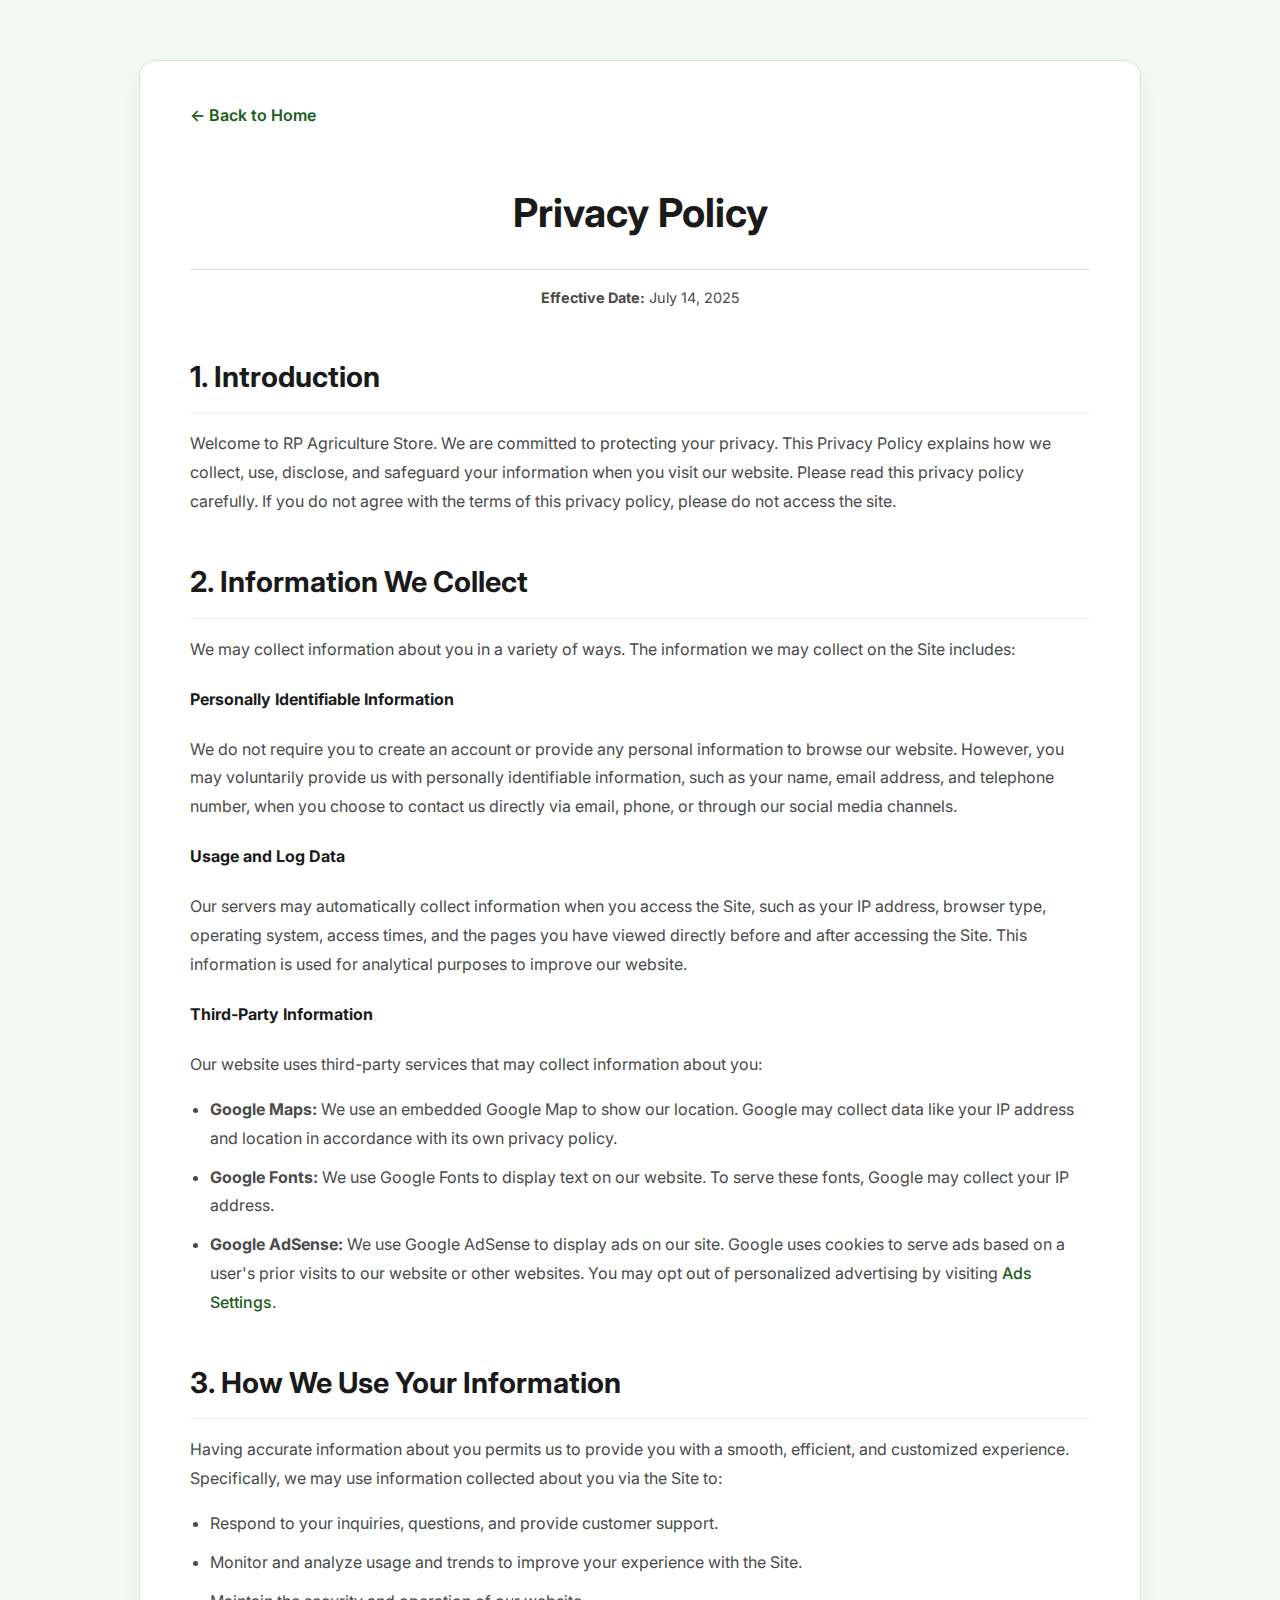
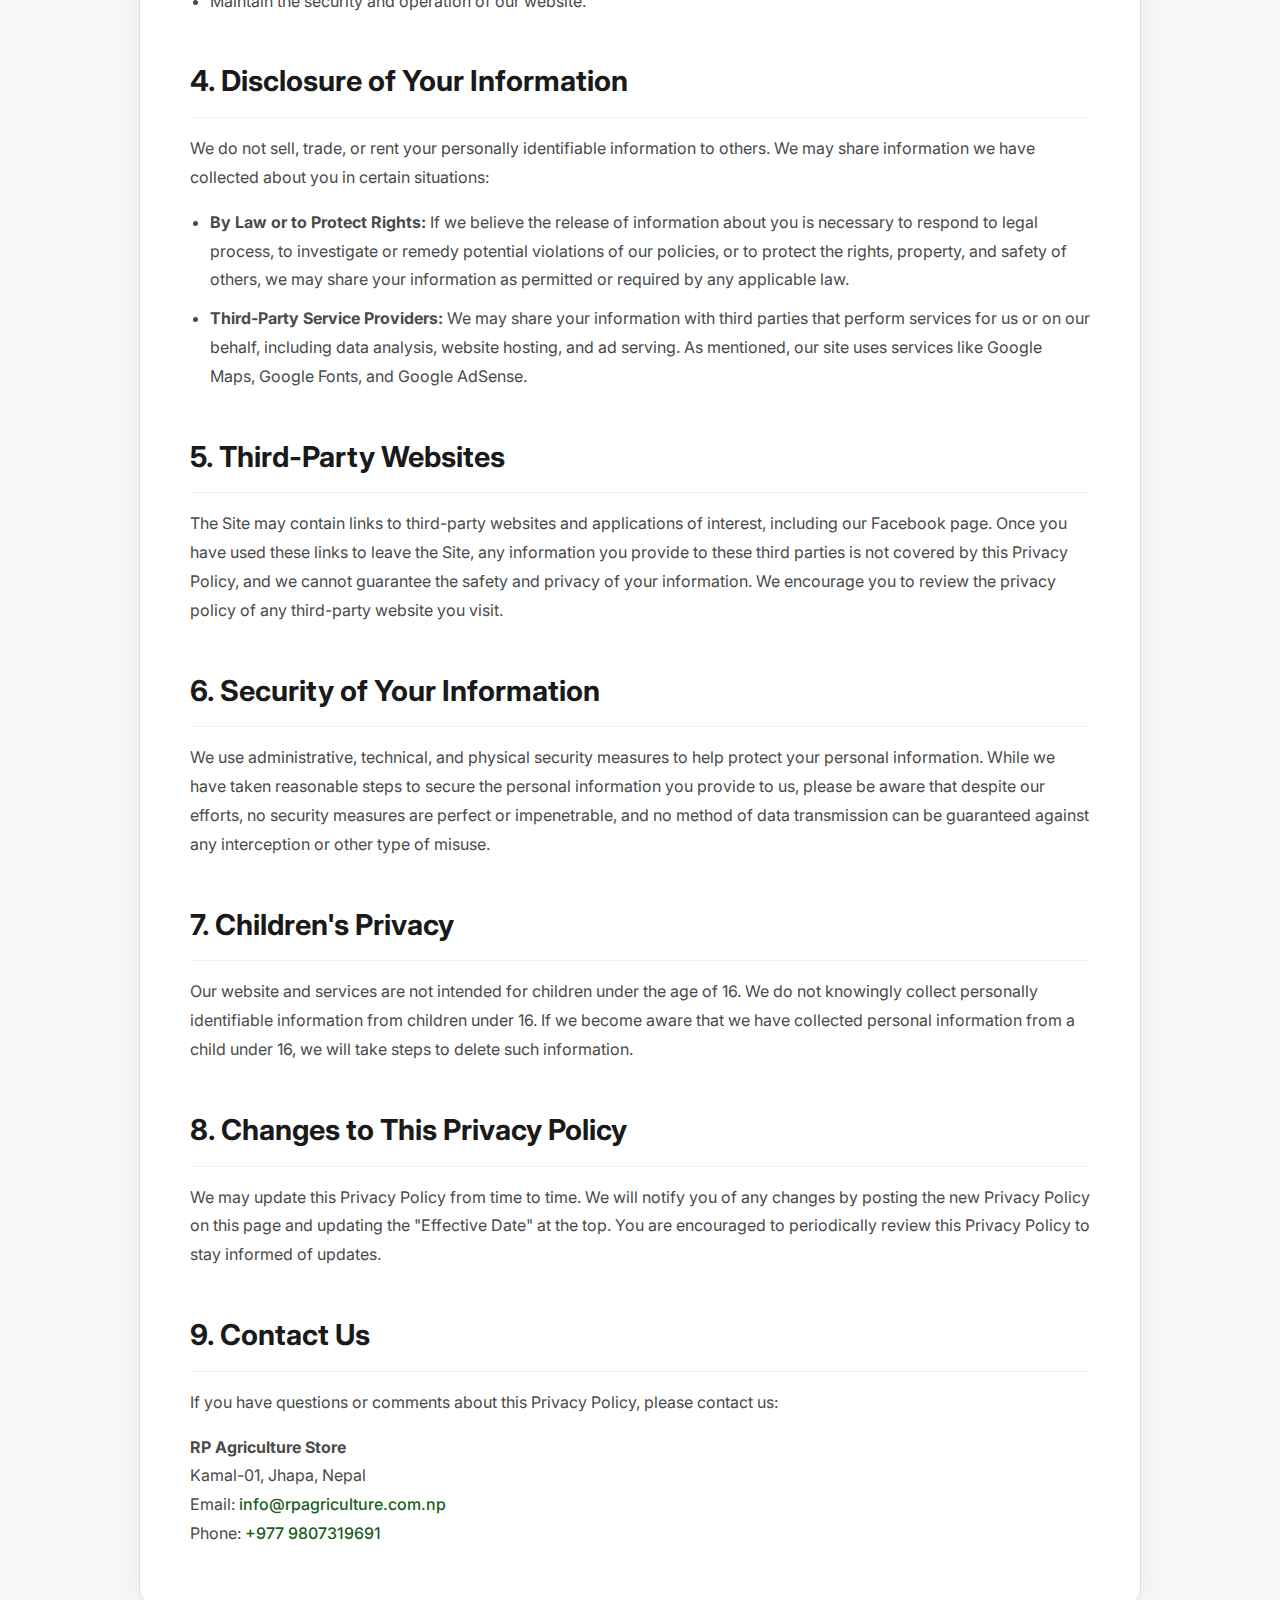
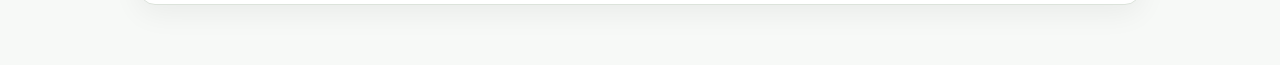
<file: privacy-policy.html>
<!DOCTYPE html>
<html lang="en">
<head>
    <meta charset="UTF-8">
    <meta name="viewport" content="width=device-width, initial-scale=1.0">
    <title>Privacy Policy - RP Agriculture Store</title>

    <!-- SEO Meta Tags -->
    <meta name="description" content="Read the Privacy Policy for RP Agriculture Store. We are committed to protecting your privacy and explain how we collect, use, and safeguard your information on our website.">
    <meta name="robots" content="noindex, follow">
    <meta name="theme-color" content="#1B5E20">
    <link rel="canonical" href="/privacy-policy.html">

    <!-- Favicon -->
    <link rel="icon" href="image/logo.png" type="image/png">
    <link rel="apple-touch-icon" href="image/logo.png">

    <!-- Google AdSense -->
    <script async src="https://pagead2.googlesyndication.com/pagead/js/adsbygoogle.js?client=ca-pub-5644764333003001"
     crossorigin="anonymous"></script>

    <link rel="preconnect" href="https://fonts.googleapis.com">
    <link rel="preconnect" href="https://fonts.gstatic.com" crossorigin>
    <link href="https://fonts.googleapis.com/css2?family=Inter:wght@300;400;500;600;700;800&display=swap" rel="stylesheet">
    <style>
        :root {
            /* Light Theme Palette */
            --primary-color: #1B5E20;
            --primary-dark: #003300;
            --accent-color: #FFA000;
            --text-primary: #1a1a1a;
            --text-secondary: #4a4a4a;
            --bg-primary: #F7F9F7;
            --bg-secondary: #FFFFFF;
            --bg-tertiary: #E8F5E9;
            --border-color: #dce3db;
            --shadow-color: rgba(0, 0, 0, 0.06);
            --shadow-medium: rgba(0, 0, 0, 0.1);
        }

        [data-theme='dark'] {
            /* Dark Theme Palette */
            --primary-color: #4CAF50;
            --primary-dark: #66BB6A;
            --accent-color: #FFC107;
            --text-primary: #e8e8e8;
            --text-secondary: #a0a0a0;
            --bg-primary: #121212;
            --bg-secondary: #1E1E1E;
            --bg-tertiary: #282828;
            --border-color: #333333;
            --shadow-color: rgba(0, 0, 0, 0.2);
            --shadow-medium: rgba(0, 0, 0, 0.3);
        }

        body {
            font-family: 'Inter', sans-serif;
            line-height: 1.8;
            background-color: var(--bg-primary);
            color: var(--text-secondary);
            margin: 0;
            padding: 20px;
            transition: background-color 0.3s ease, color 0.3s ease;
        }
        main {
            max-width: 900px;
            margin: 40px auto;
            padding: 40px 50px;
            background-color: var(--bg-secondary);
            border-radius: 16px;
            box-shadow: 0 8px 30px var(--shadow-color);
            border: 1px solid var(--border-color);
        }
        h1, h2, h3, h4 {
            color: var(--text-primary);
            font-weight: 700;
        }
        h1 {
            text-align: center;
            font-size: 2.5rem;
            border-bottom: 1px solid var(--border-color);
            padding-bottom: 20px;
            margin-bottom: 15px;
        }
        h2 {
            font-size: 1.8rem;
            padding-bottom: 10px;
            margin-top: 40px;
            margin-bottom: 10px;
            border-bottom: 1px solid var(--bg-tertiary);
        }
        a {
            color: var(--primary-color);
            text-decoration: none;
            font-weight: 500;
            transition: color 0.2s ease;
        }
        a:hover {
            color: var(--primary-dark);
            text-decoration: underline;
        }
        ul {
            padding-left: 20px;
        }
        li {
            margin-bottom: 10px;
        }
        .last-updated {
            text-align: center;
            color: var(--text-secondary);
            margin-bottom: 40px;
            font-size: 0.9rem;
        }
        .back-link {
            display: inline-block;
            margin-bottom: 20px;
            font-weight: 600;
        }
        
        /* Scroll to Top Button */
        #scrollToTopBtn {
            position: fixed;
            bottom: 30px;
            right: 30px;
            z-index: 999;
            background-color: var(--primary-color);
            color: #FFFFFF;
            border: none;
            border-radius: 50%;
            width: 50px;
            height: 50px;
            display: flex;
            align-items: center;
            justify-content: center;
            cursor: pointer;
            box-shadow: 0 4px 12px var(--shadow-medium);
            opacity: 0;
            visibility: hidden;
            transform: translateY(20px);
            transition: opacity 0.3s ease, visibility 0.3s ease, transform 0.3s ease, background-color 0.3s ease;
        }

        #scrollToTopBtn.show {
            opacity: 1;
            visibility: visible;
            transform: translateY(0);
        }

        #scrollToTopBtn:hover {
            background-color: var(--primary-dark);
        }

        #scrollToTopBtn svg {
            width: 24px;
            height: 24px;
        }

        @media (max-width: 600px) {
            main {
                padding: 25px;
            }
            h1 {
                font-size: 2rem;
            }
            h2 {
                font-size: 1.5rem;
            }
        }
    </style>
</head>
<body>

    <main>
        <a href="/" class="back-link">&larr; Back to Home</a>
        <h1>Privacy Policy</h1>
        <p class="last-updated"><strong>Effective Date:</strong> July 14, 2025</p>

        <h2>1. Introduction</h2>
        <p>Welcome to RP Agriculture Store. We are committed to protecting your privacy. This Privacy Policy explains how we collect, use, disclose, and safeguard your information when you visit our website. Please read this privacy policy carefully. If you do not agree with the terms of this privacy policy, please do not access the site.</p>

        <h2>2. Information We Collect</h2>
        <p>We may collect information about you in a variety of ways. The information we may collect on the Site includes:</p>
        
        <h4>Personally Identifiable Information</h4>
        <p>We do not require you to create an account or provide any personal information to browse our website. However, you may voluntarily provide us with personally identifiable information, such as your name, email address, and telephone number, when you choose to contact us directly via email, phone, or through our social media channels.</p>

        <h4>Usage and Log Data</h4>
        <p>Our servers may automatically collect information when you access the Site, such as your IP address, browser type, operating system, access times, and the pages you have viewed directly before and after accessing the Site. This information is used for analytical purposes to improve our website.</p>

        <h4>Third-Party Information</h4>
        <p>Our website uses third-party services that may collect information about you:</p>
        <ul>
            <li><strong>Google Maps:</strong> We use an embedded Google Map to show our location. Google may collect data like your IP address and location in accordance with its own privacy policy.</li>
            <li><strong>Google Fonts:</strong> We use Google Fonts to display text on our website. To serve these fonts, Google may collect your IP address.</li>
            <li><strong>Google AdSense:</strong> We use Google AdSense to display ads on our site. Google uses cookies to serve ads based on a user's prior visits to our website or other websites. You may opt out of personalized advertising by visiting <a href="https://www.google.com/settings/ads" target="_blank" rel="noopener noreferrer">Ads Settings</a>.</li>
        </ul>

        <h2>3. How We Use Your Information</h2>
        <p>Having accurate information about you permits us to provide you with a smooth, efficient, and customized experience. Specifically, we may use information collected about you via the Site to:</p>
        <ul>
            <li>Respond to your inquiries, questions, and provide customer support.</li>
            <li>Monitor and analyze usage and trends to improve your experience with the Site.</li>
            <li>Maintain the security and operation of our website.</li>
        </ul>

        <h2>4. Disclosure of Your Information</h2>
        <p>We do not sell, trade, or rent your personally identifiable information to others. We may share information we have collected about you in certain situations:</p>
        <ul>
            <li><strong>By Law or to Protect Rights:</strong> If we believe the release of information about you is necessary to respond to legal process, to investigate or remedy potential violations of our policies, or to protect the rights, property, and safety of others, we may share your information as permitted or required by any applicable law.</li>
            <li><strong>Third-Party Service Providers:</strong> We may share your information with third parties that perform services for us or on our behalf, including data analysis, website hosting, and ad serving. As mentioned, our site uses services like Google Maps, Google Fonts, and Google AdSense.</li>
        </ul>
        
        <h2>5. Third-Party Websites</h2>
        <p>The Site may contain links to third-party websites and applications of interest, including our Facebook page. Once you have used these links to leave the Site, any information you provide to these third parties is not covered by this Privacy Policy, and we cannot guarantee the safety and privacy of your information. We encourage you to review the privacy policy of any third-party website you visit.</p>

        <h2>6. Security of Your Information</h2>
        <p>We use administrative, technical, and physical security measures to help protect your personal information. While we have taken reasonable steps to secure the personal information you provide to us, please be aware that despite our efforts, no security measures are perfect or impenetrable, and no method of data transmission can be guaranteed against any interception or other type of misuse.</p>

        <h2>7. Children's Privacy</h2>
        <p>Our website and services are not intended for children under the age of 16. We do not knowingly collect personally identifiable information from children under 16. If we become aware that we have collected personal information from a child under 16, we will take steps to delete such information.</p>

        <h2>8. Changes to This Privacy Policy</h2>
        <p>We may update this Privacy Policy from time to time. We will notify you of any changes by posting the new Privacy Policy on this page and updating the "Effective Date" at the top. You are encouraged to periodically review this Privacy Policy to stay informed of updates.</p>

        <!-- Ad Unit Start -->
        <div style="margin: 40px 0; text-align: center;">
            <ins class="adsbygoogle"
                 style="display:block"
                 data-ad-client="ca-pub-5644764333003001"
                 data-ad-slot="9770601311"
                 data-ad-format="auto"
                 data-full-width-responsive="true"></ins>
            <script>
                 (adsbygoogle = window.adsbygoogle || []).push({});
            </script>
        </div>
        <!-- Ad Unit End -->

        <h2>9. Contact Us</h2>
        <p>If you have questions or comments about this Privacy Policy, please contact us:</p>
        <p>
            <strong>RP Agriculture Store</strong> <br>
            Kamal-01, Jhapa, Nepal<br>
            Email: <a href="mailto:info@rpagriculture.com.np">info@rpagriculture.com.np</a><br>
            Phone: <a href="tel:+9779807319691">+977 9807319691</a>
        </p>
    </main>

    <button type="button" id="scrollToTopBtn" aria-label="Scroll to top">
        <svg xmlns="http://www.w3.org/2000/svg" width="24" height="24" viewBox="0 0 24" fill="none" stroke="currentColor" stroke-width="3" stroke-linecap="round" stroke-linejoin="round">
            <line x1="12" y1="19" x2="12" y2="5"></line>
            <polyline points="5 12 12 5 19 12"></polyline>
        </svg>
    </button>

    <script>
        (function() {
            'use strict';

            // --- Theme Logic ---
            const getSystemTheme = () => {
                if (window.matchMedia && window.matchMedia('(prefers-color-scheme: dark)').matches) {
                    return 'dark';
                }
                return 'light';
            };

            const applyTheme = (theme) => {
                let resolvedTheme = theme;
                if (theme === 'system') {
                    resolvedTheme = getSystemTheme();
                }
                document.documentElement.setAttribute('data-theme', resolvedTheme);
            };

            const storedTheme = localStorage.getItem('theme') || 'system';
            applyTheme(storedTheme);

            const mediaQuery = window.matchMedia('(prefers-color-scheme: dark)');
            mediaQuery.addEventListener('change', () => {
                const currentStoredTheme = localStorage.getItem('theme');
                if (!currentStoredTheme || currentStoredTheme === 'system') {
                    applyTheme('system');
                }
            });

            // --- Scroll to Top Button Logic ---
            const scrollToTopBtn = document.getElementById('scrollToTopBtn');

            if (scrollToTopBtn) {
                window.onscroll = function() {
                    if (document.body.scrollTop > 300 || document.documentElement.scrollTop > 300) {
                        scrollToTopBtn.classList.add('show');
                    } else {
                        scrollToTopBtn.classList.remove('show');
                    }
                };

                scrollToTopBtn.addEventListener('click', function() {
                    window.scrollTo({ top: 0, behavior: 'smooth' });
                });
            }
        })();
    </script>

</body>
</html>
</file>
